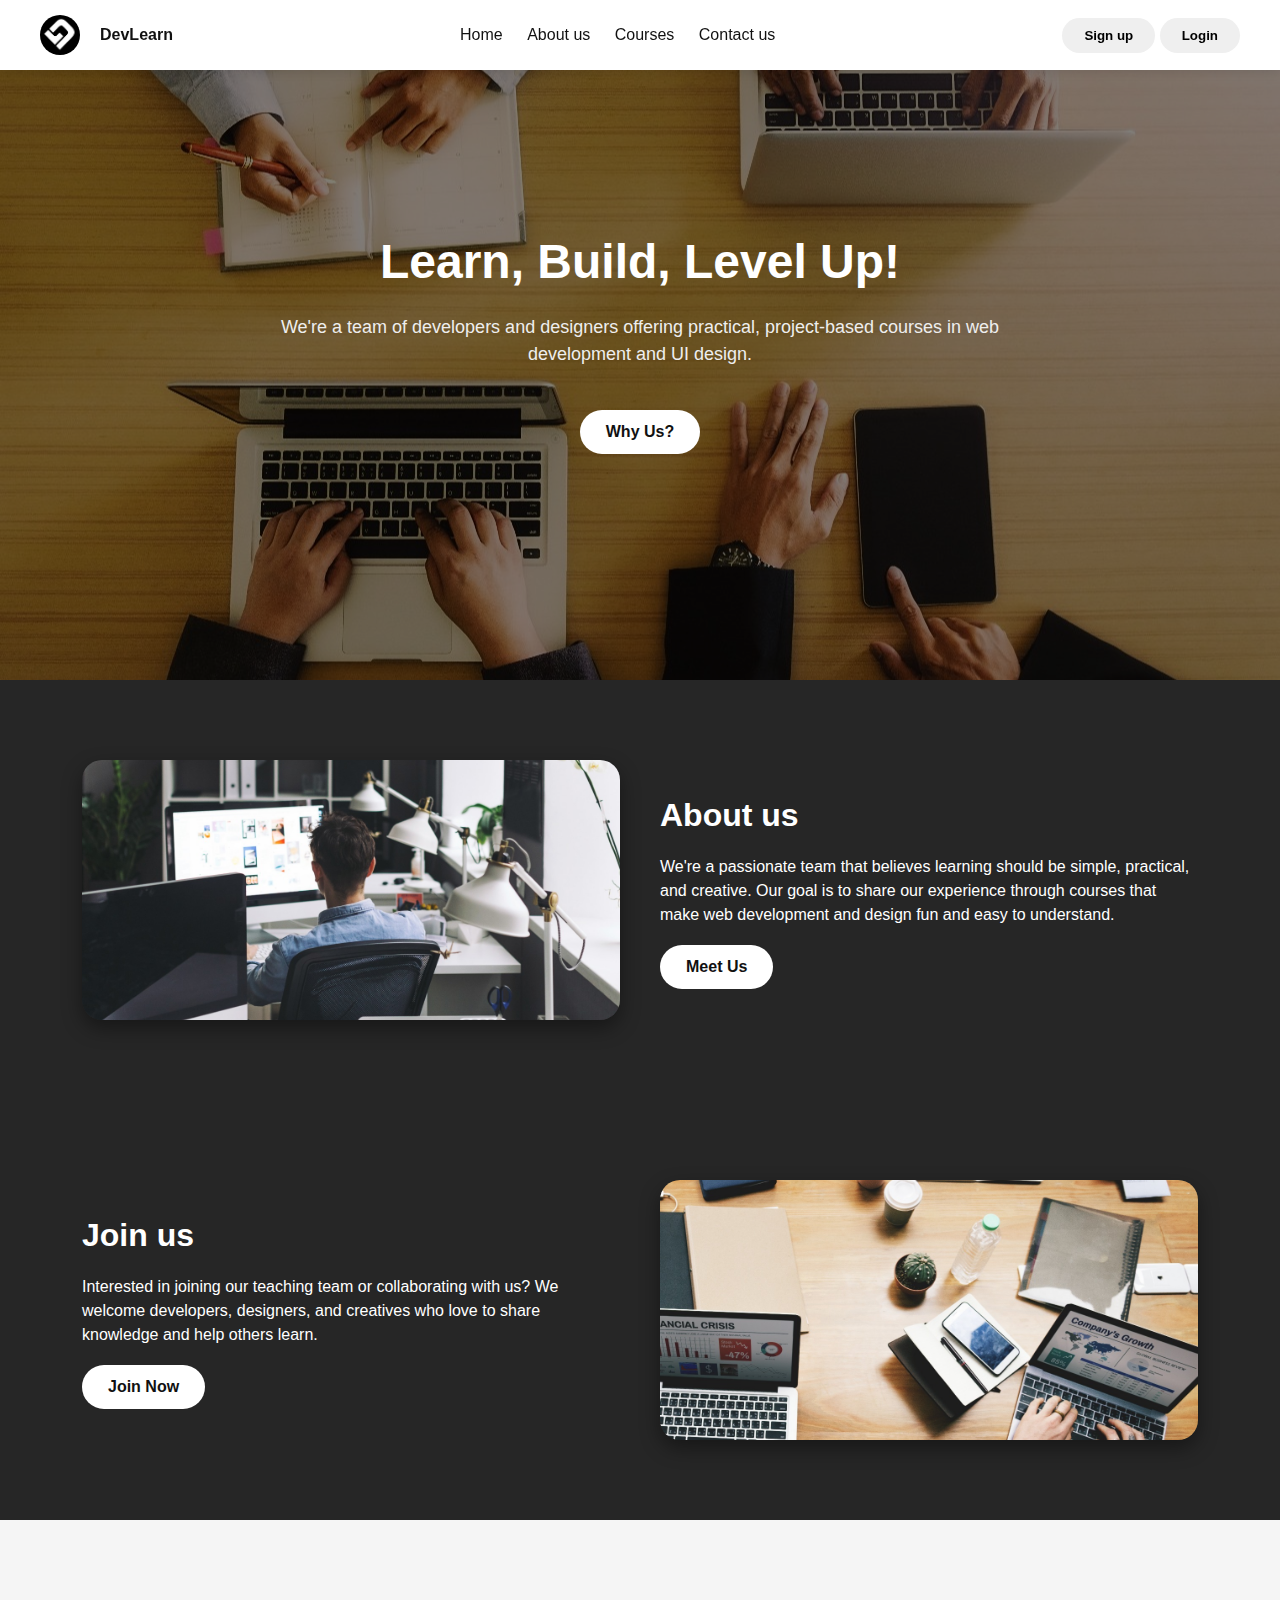
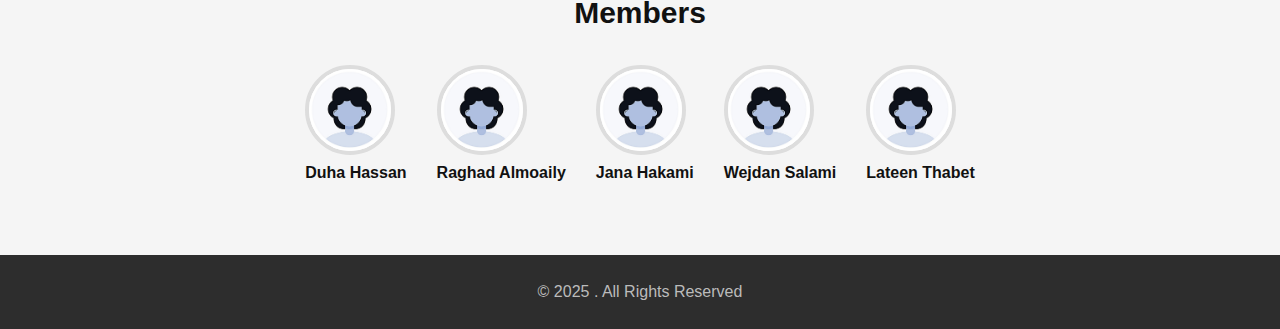
<file: index.html>
<!DOCTYPE html>
<html lang="en">

<head>
  <meta charset="UTF-8" />
  <meta name="viewport" content="width=device-width, initial-scale=1.0" />
  <title>DevLearn</title>
  <link rel="stylesheet" href="Homestyle.css">

</head>

<body>
  <!-- NAV -->
  <nav class="nav">
    <div class="brand">
      <img src="logoo.jpg" class="logo-img">
      <div class="name">DevLearn</div>
    </div>

    <div class="links">
      <a href="Home.html">Home</a>
      <a href="memberPage.html">About us</a>
      <a href="Courses.html">Courses</a>
      <a href="form.html">Contact us</a>
    </div>

    <div class="buttons">
      <button class="btn btn-signup btn-text" onclick="window.location.href='form.html'">Sign up</button>
      <button class="btn-text btn-login btn" onclick="window.location.href='form.html'">Login</button>
    </div>
  </nav>

  <!-- HERO -->
  <header id="home" class="hero">
    <div class="hero-inner">
      <h1>Learn, Build, Level Up!</h1>
      <p class="lead">
        We're a team of developers and designers offering practical, project-based courses in web development and UI
        design.
      </p>
      <a href="memberPage.html" class="btn hero-btn">Why Us?</a>
    </div>
  </header>

  <!-- ABOUT -->
  <section id="about" class="about">
    <div class="container about-grid">
      <div class="img-block" style="background-image: url('4.jpeg');"></div>
      <div>
        <h2>About us</h2>
        <p>
          We're a passionate team that believes learning should be simple, practical, and creative.
          Our goal is to share our experience through courses that make web development and design fun and easy to
          understand.
        </p>
        <a href="memberPage.html" class="btn hero-btn">Meet Us</a>
      </div>
    </div>
  </section>

  <!-- JOIN -->
  <section class="about join">
    <div class="container join-grid">
      <div>
        <h2>Join us</h2>
        <p>
          Interested in joining our teaching team or collaborating with us?
          We welcome developers, designers, and creatives who love to share knowledge and help others learn.
        </p>

        <a href="form.html" class="btn hero-btn">Join Now</a>

      </div>
      <div class="img-block" style="background-image: url('1.jpeg');"></div>
    </div>
  </section>

  <!-- MEMBERS -->
  <section class="members" id="members">
    <div class="container">
      <h3>Members</h3>
      <div class="members-row">
        <div class="member">
          <div class="avatar"><img src="2.jpeg" alt=""></div>
          <div class="member-name">Duha Hassan</div>
        </div>
        <div class="member">
          <div class="avatar"><img src="2.jpeg" alt=""></div>
          <div class="member-name">Raghad Almoaily</div>
        </div>
        <div class="member">
          <div class="avatar"><img src="2.jpeg" alt=""></div>
          <div class="member-name">Jana Hakami</div>
        </div>
        <div class="member">
          <div class="avatar"><img src="2.jpeg" alt=""></div>
          <div class="member-name">Wejdan Salami</div>
        </div>
        <div class="member">
          <div class="avatar"><img src="2.jpeg" alt=""></div>
          <div class="member-name">Lateen Thabet</div>
        </div>
      </div>
    </div>
  </section>

  <footer>
    © 2025 . All Rights Reserved
  </footer>
    <script src="main.js"></script>
</body>

</html>
</file>
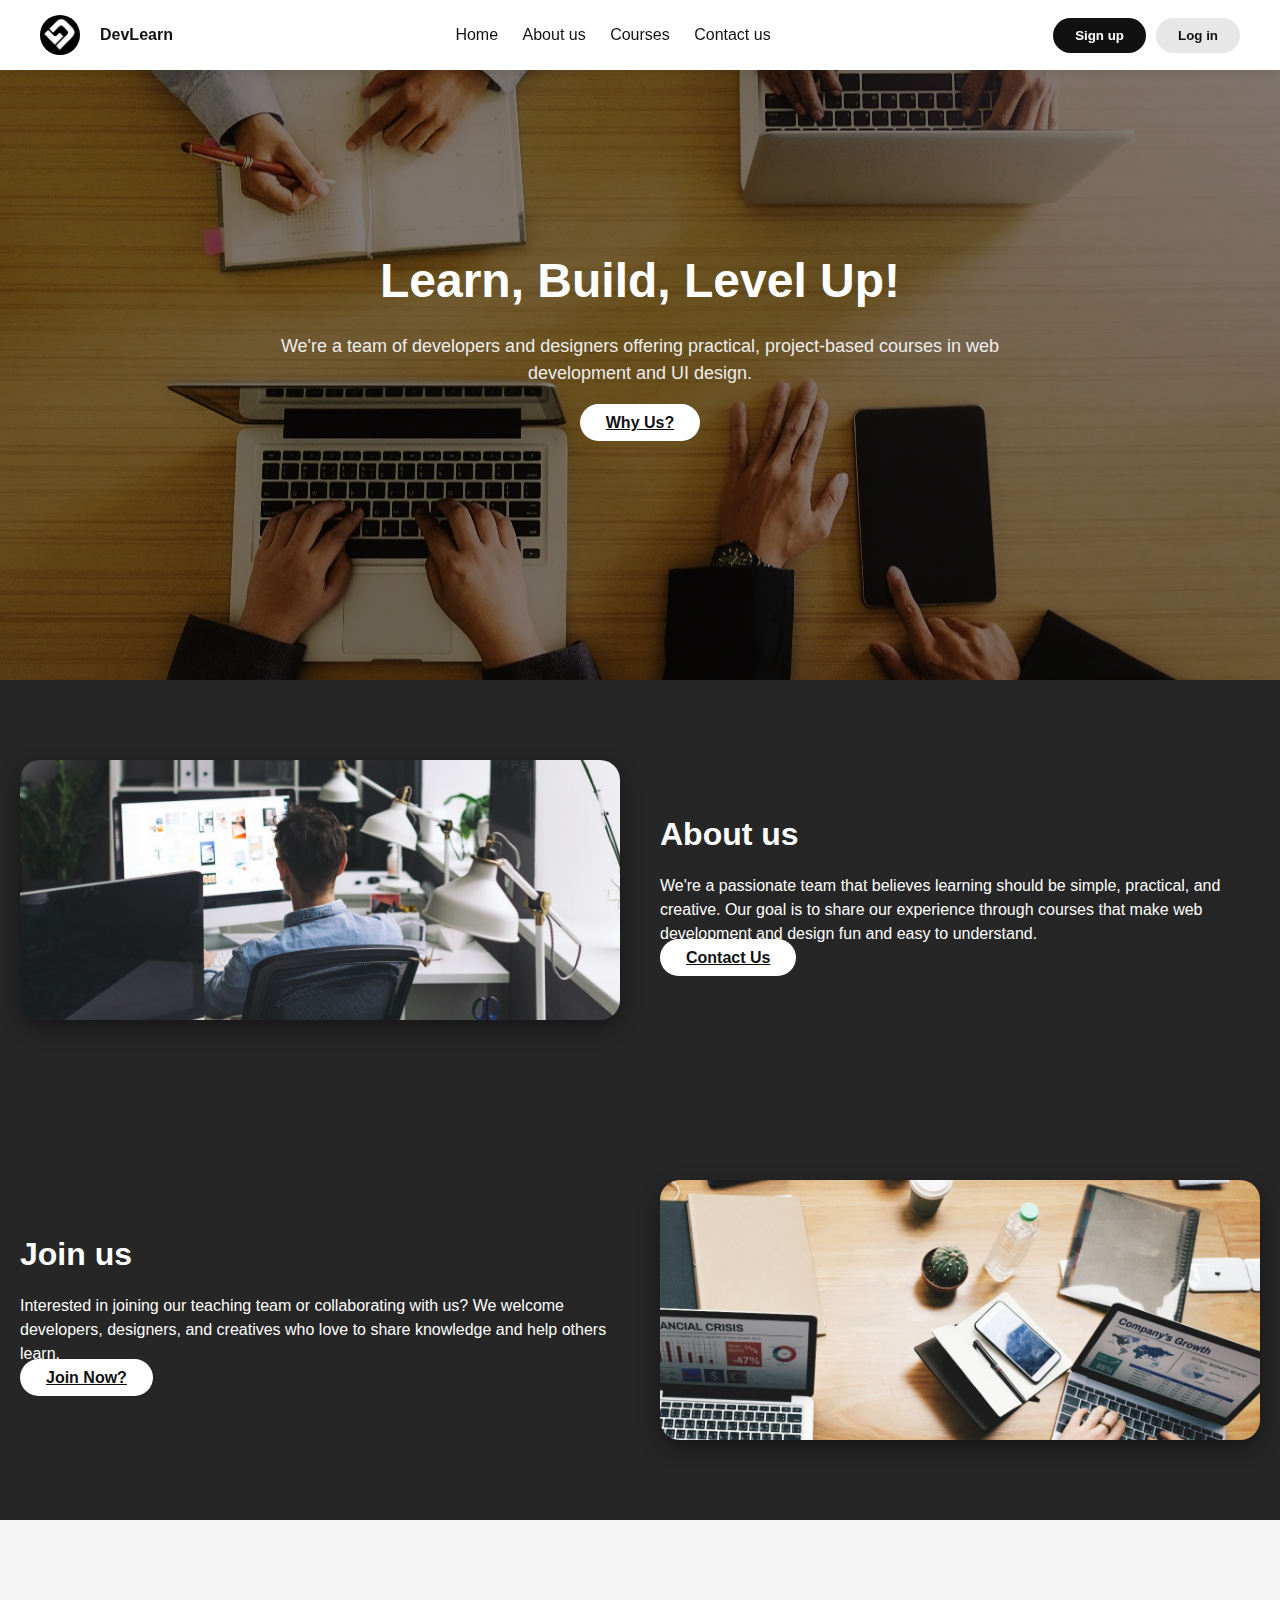
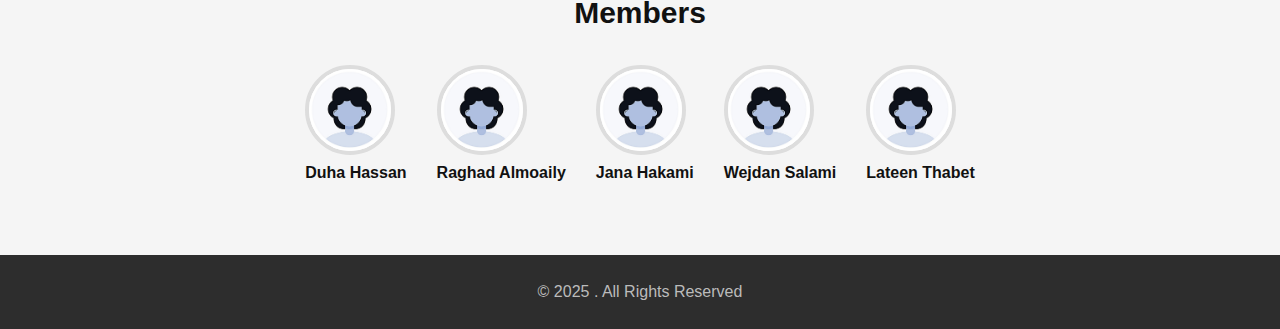
<file: project html/index.html>
<!DOCTYPE html>
<html lang="ar">
<head>
  <meta charset="UTF-8" />
  <meta name="viewport" content="width=device-width, initial-scale=1.0" />
  <title>Brooklyn — Learn Build Level Up</title>
  <link rel="stylesheet" href="style.css" />
</head>
<body>
  <!-- NAV -->
  <nav class="nav">
    <div class="brand">
      <img src="logoo.jpg"class="logo-img">
      <div class="name">DevLearn</div>
    </div>

    <div class="links">
      <a href="#home">Home</a>
      <a href="#about">About us</a>
      <a href="#courses">Courses</a>
      <a href="#contact">Contact us</a>
    </div>

    <div class="actions">
      <button class="btn dark">Sign up</button>
      <button class="btn ghost">Log in</button>
    </div>
  </nav>

  <!-- HERO -->
  <header id="home" class="hero">
    <div class="hero-inner">
      <h1>Learn, Build, Level Up!</h1>
      <p class="lead">
        We're a team of developers and designers offering practical, project-based courses in web development and UI design.
      </p>
      
	  <a href="memberPage.html"class="btn hero-btn">Why Us?</a>
    </div>
  </header>

  <!-- ABOUT -->
  <section id="about" class="about">
    <div class="container about-grid">
      <div class="img-block" style="background-image: url('4.jpeg');"></div>
      <div>
        <h2>About us</h2>
        <p>
          We're a passionate team that believes learning should be simple, practical, and creative.
          Our goal is to share our experience through courses that make web development and design fun and easy to understand.
        </p>
        <a href="indexrr.html" class="btn hero-btn">Contact Us</a>
      </div>
    </div>
  </section>

  <!-- JOIN -->
  <section class="about join">
    <div class="container join-grid">
      <div>
        <h2>Join us</h2>
        <p>
          Interested in joining our teaching team or collaborating with us?
          We welcome developers, designers, and creatives who love to share knowledge and help others learn.
        </p>
      
			  <a href="from.html"class="btn hero-btn">Join Now?</a>

      </div>
      <div class="img-block" style="background-image: url('1.jpeg');"></div>
    </div>
  </section>

  <!-- MEMBERS -->
  <section class="members" id="members">
    <div class="container">
      <h3>Members</h3>
      <div class="members-row">
        <div class="member">
          <div class="avatar"><img src="2.jpeg" alt=""></div>
          <div class="member-name">Duha Hassan</div>
        </div>
        <div class="member">
          <div class="avatar"><img src="2.jpeg" alt=""></div>
          <div class="member-name">Raghad Almoaily</div>
        </div>
        <div class="member">
          <div class="avatar"><img src="2.jpeg" alt=""></div>
          <div class="member-name">Jana Hakami</div>
        </div>
        <div class="member">
          <div class="avatar"><img src="2.jpeg" alt=""></div>
          <div class="member-name">Wejdan Salami</div>
        </div>
        <div class="member">
          <div class="avatar"><img src="2.jpeg" alt=""></div>
          <div class="member-name">Lateen Thabet</div>
        </div>
      </div>
    </div>
  </section>

  <footer>
    © 2025 . All Rights Reserved
  </footer>
</body>
</html>
</file>
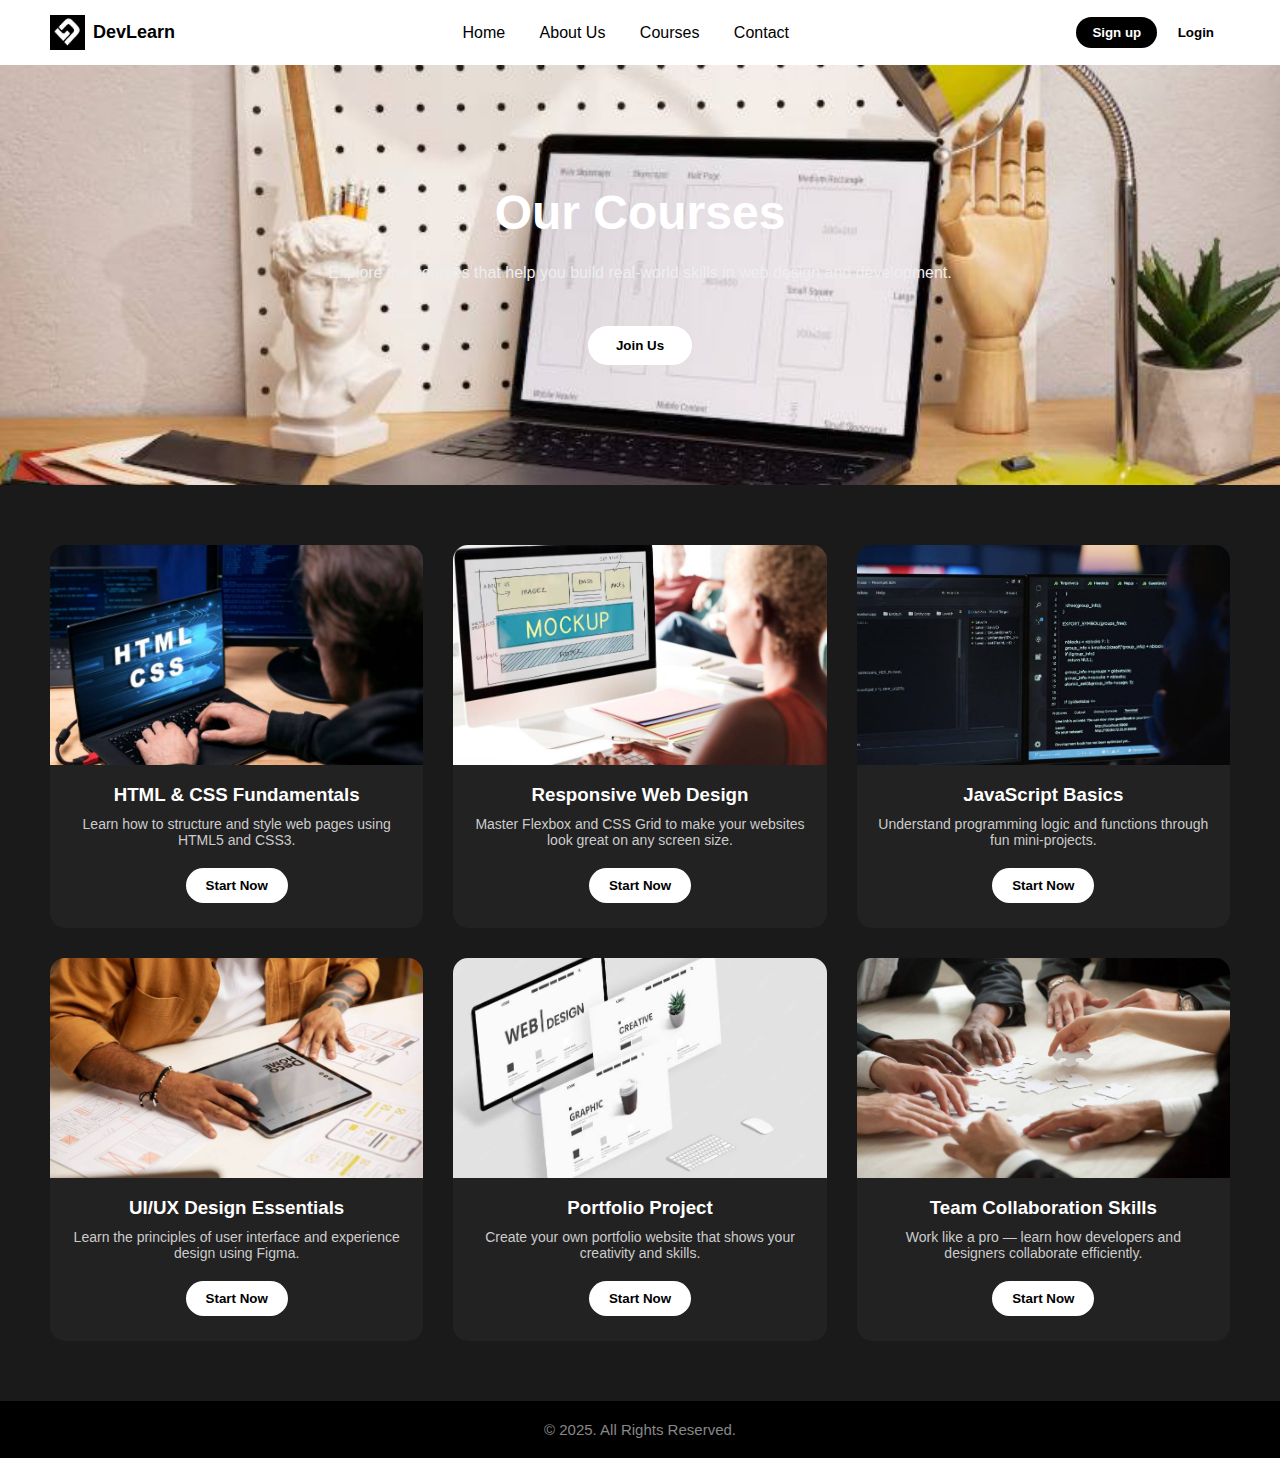
<file: Courses.html>
<!DOCTYPE html>
<html lang="en">
<head>
  <meta charset="UTF-8">
  <meta name="viewport" content="width=device-width, initial-scale=1.0, maximum-scale=1">
  <title>DevLearn - Our Courses</title>
  <link rel="stylesheet" href="CoursesStyle.css">
</head>
<body>
  <!-- Navigation Bar -->
  <header class="navbar">
    <div class="logo">
      <img src="logo.png" alt="DevLearn Logo" class="logo-img">
      DevLearn
    </div>
    <nav>
      <a href="Home.html">Home</a>
      <a href="memberPage.html">About Us</a>
      <a href="Courses.html">Courses</a>
      <a href="form.html">Contact</a>
    </nav>
    <div class="buttons">
      <button class="btn" onclick="window.location.href='signup.html'">Sign up</button>
      <button class="btn-outline" onclick="window.location.href='login.html'">Login</button>
    </div>
  </header>

  <!-- Hero Section -->
  <section class="hero">
    <h1>Our Courses</h1>
    <p>Explore the courses that help you build real-world skills in web design and development.</p>
    <button class="join-btn">Join Us</button>
  </section>

  <!-- Courses Section -->
  <section class="courses">
    <div class="course-gallery">

      <div class="course-card">
        <img src="team.jpg" alt="HTML & CSS">
        <h3>HTML & CSS Fundamentals</h3>
        <p>Learn how to structure and style web pages using HTML5 and CSS3.</p>
        <button class="start-btn">Start Now</button>
      </div>

      <div class="course-card">
        <img src="uiux.jpg" alt="Responsive Web Design">
        <h3>Responsive Web Design</h3>
        <p>Master Flexbox and CSS Grid to make your websites look great on any screen size.</p>
        <button class="start-btn">Start Now</button>
      </div>

      <div class="course-card">
        <img src="htmlcss.jpg" alt="JavaScript Basics">
        <h3>JavaScript Basics</h3>
        <p>Understand programming logic and functions through fun mini-projects.</p>
        <button class="start-btn">Start Now</button>
      </div>

      <div class="course-card">
        <img src="portfolio.jpg" alt="UI/UX Design">
        <h3>UI/UX Design Essentials</h3>
        <p>Learn the principles of user interface and experience design using Figma.</p>
        <button class="start-btn">Start Now</button>
      </div>

      <div class="course-card">
        <img src="js.jpg" alt="Portfolio Project">
        <h3>Portfolio Project</h3>
        <p>Create your own portfolio website that shows your creativity and skills.</p>
        <button class="start-btn">Start Now</button>
      </div>

      <div class="course-card">
        <img src="skills.jpg" alt="Team Collaboration">
        <h3>Team Collaboration Skills</h3>
        <p>Work like a pro — learn how developers and designers collaborate efficiently.</p>
        <button class="start-btn">Start Now</button>
      </div>
    </div>
  </section>

  <footer>
    <p>© 2025. All Rights Reserved.</p>
  </footer>
  
  
  <script src="Java.js"></script>
</body>

</html>
</file>
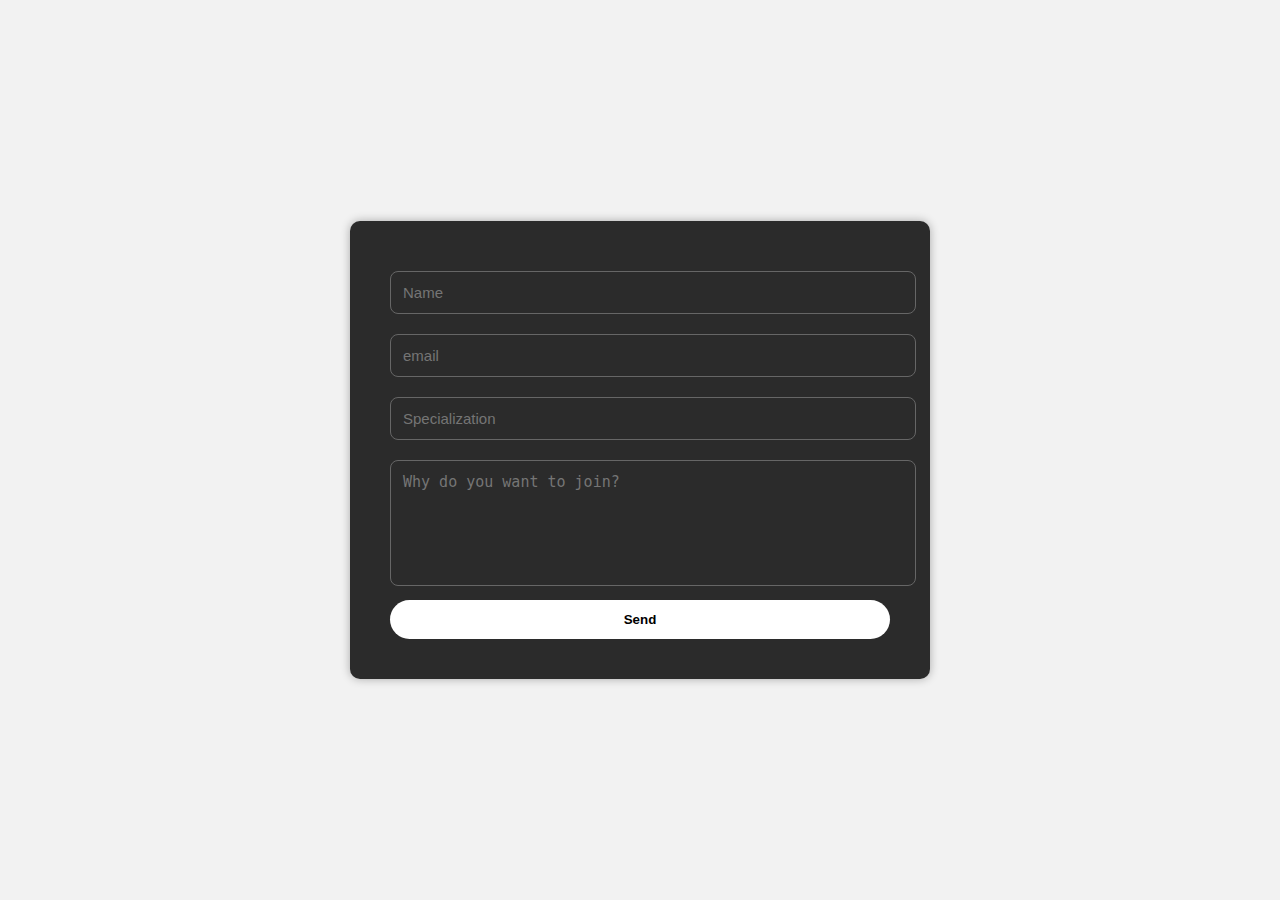
<file: form.html>
<!DOCTYPE html>
<html lang="en">
<head>
  <meta charset="UTF-8">
  <meta name="viewport" content="width=device-width, initial-scale=1.0, maximum-scale=1">
  <title>DevLearn - Join Form</title>
  <link rel="stylesheet" href="formStyle.css">
</head>
<body>

  <div class="form-container" id="formContainer">
    <form onsubmit="showMessage(event)">
      <input type="text" placeholder="Name" required>
      <input type="email" placeholder="email" required>
      <input type="text" placeholder="Specialization" required>
      <textarea placeholder="Why do you want to join?" required></textarea>
      <button type="submit">Send</button>
    </form>
  </div>

  <div class="message" id="messageBox">
    <p>Thank you! Your information has been sent successfully.</p>
  </div>

  <script>
    function showMessage(e) {
      e.preventDefault();
      document.getElementById("formContainer").style.display = "none";
      document.getElementById("messageBox").style.display = "block";
    }
  </script>

</body>

</html>
</file>
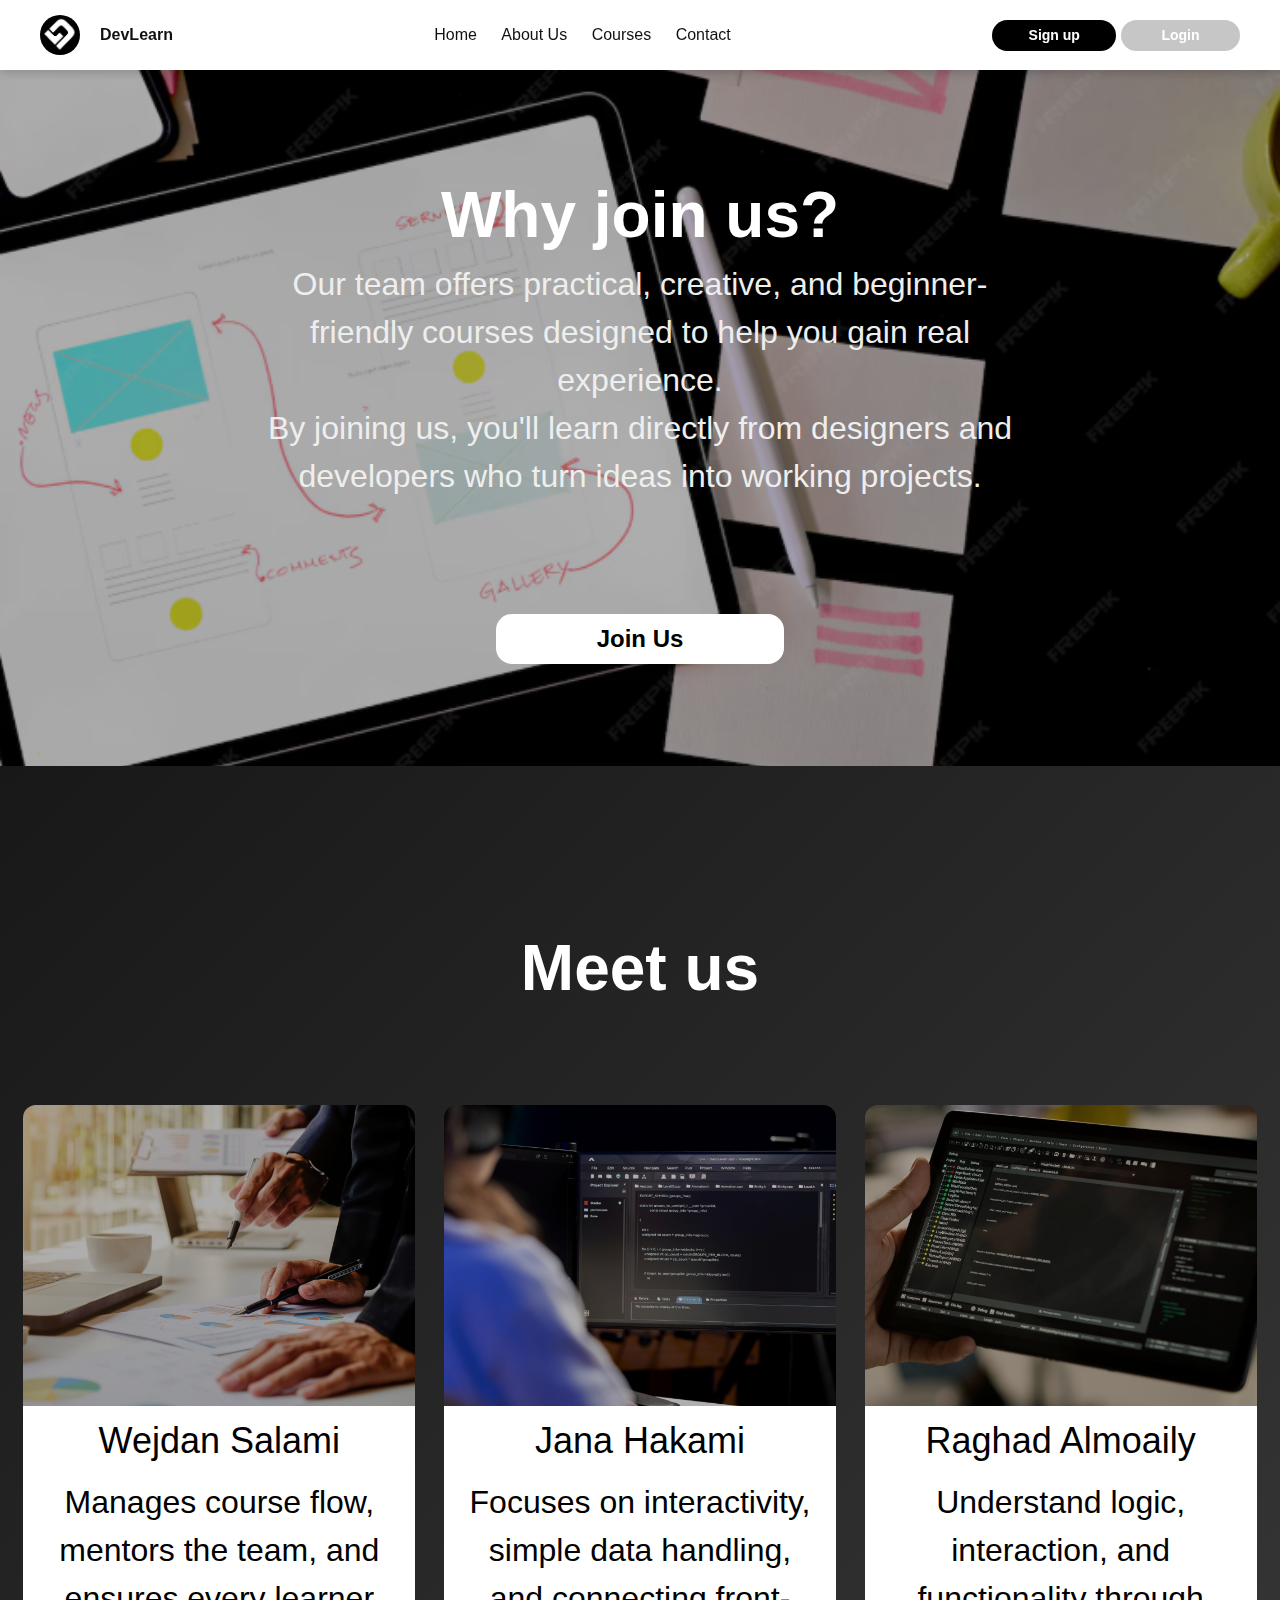
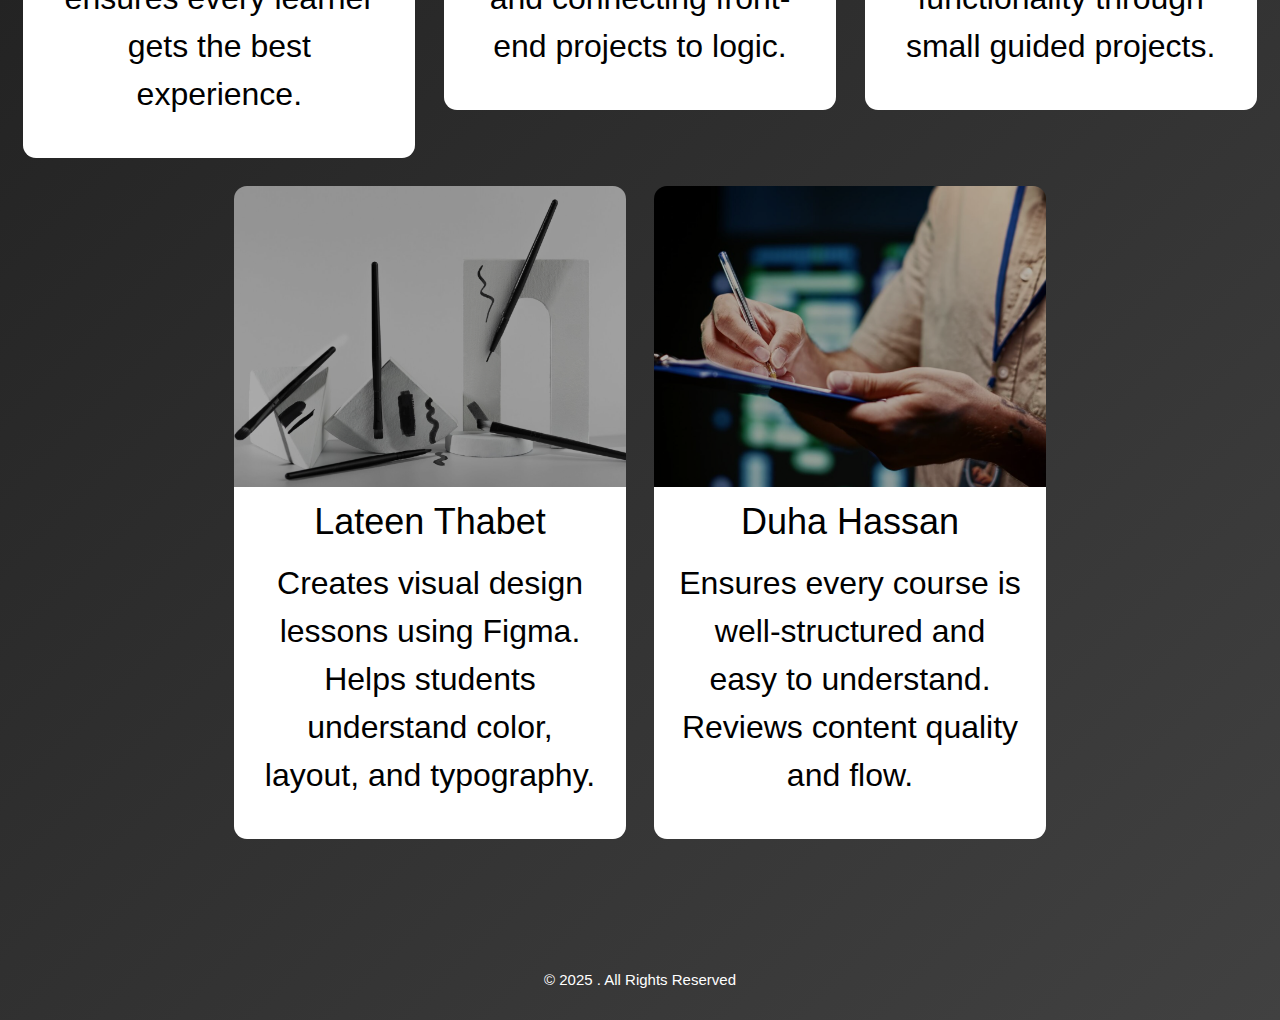
<file: memberPage.html>
<!DOCTYPE html>
<html lang="en">
  <head>
    <meta charset="UTF-8">
    <meta name="viewport" content="width=device-width, initial-scale=1.0, maximum-scale=1">
    <title>DevLearn - members</title>
    <link rel="stylesheet" href="memberStyle.css">
  </head>
  <body>
    <div class="main-container">
      
      <!-- Header -->
      <header class="header">
        <!-- Logo Section -->
         <nav class="nav">
          <div class="brand">
           <img src="logoo.jpg"class="logo-img">
           <div class="name">DevLearn</div>
         </div>

        <!-- Navigation -->
        <nav class="links">
          <a href="index.html">Home</a>
          <a href="memberPage.html">About Us</a>
          <a href="Courses.html">Courses</a>
          <a href="form.html">Contact</a>
        </nav>

        <!-- Auth Buttons -->
         <div class="buttons">
          <button class="btn btn-signup btn-text" onclick="window.location.href='form.html'">Sign up</button>
          <button class="btn-text btn-login btn" onclick="window.location.href='form.html'">Login</button>
         </div>
      </header>

      <!-- Hero Section -->
      <section class="hero-section">
        <img class="hero-background" alt="Hero Background" src="hero-section.png">
        
        <div class="hero-content hero-inner">
          <h1 class="hero-title">Why join us?</h1>
          
          <p class="hero-description">
            Our team offers practical, creative, and beginner-friendly courses designed to help you gain real experience.
            <br> 
            By joining us, you'll learn directly from designers and developers who turn ideas into working projects.
          </p>
        </div>

        <a href="form.html" class="btn-join btn-join-text">Join Us</a>
      </section><br><br>

      <!-- Team Members Section -->
      <section class="team-section">
        <h2 class="team-title">Meet us</h2>

        <!-- First Row - 3 Members -->
        <div class="team-grid-first">
          <!-- Member 1: Wejdan Salami -->
          <div class="member-card">
            <div class="member-card-inner">
              <img class="member-image" alt="Wejdan Salami" src="wejdan's card.png">
              <div class="member-content">
                <h3 class="member-name">Wejdan Salami</h3>
                <p class="member-description">Manages course flow, mentors the team, and ensures every learner gets the best experience.</p>
              </div>
            </div>
          </div>

          <!-- Member 2: Jana Hakami -->
          <div class="member-card">
            <div class="member-card-inner">
              <img class="member-image" alt="Jana Hakami" src="jana's card.png">
              <div class="member-content">
                <h3 class="member-name">Jana Hakami</h3>
                <p class="member-description">Focuses on interactivity, simple data handling, and connecting front-end projects to logic.</p>
              </div>
            </div>
          </div>

          <!-- Member 3: Raghad Almoaily -->
          <div class="member-card">
            <div class="member-card-inner">
              <img class="member-image" alt="Raghad Almoaily" src="raghad's card.png">
              <div class="member-content">
                <h3 class="member-name">Raghad Almoaily</h3>
                <p class="member-description">Understand logic, interaction, and functionality through small guided projects.</p>
              </div>
            </div>
          </div>
        </div>

        <!-- Second Row - 2 Members -->
        <div class="team-grid-second">
          <!-- Member 4: Lateen Thabet -->
          <div class="member-card">
            <div class="member-card-inner">
              <img class="member-image" alt="Lateen Thabet" src="lateen's card.png">
              <div class="member-content">
                <h3 class="member-name">Lateen Thabet</h3>
                <p class="member-description">Creates visual design lessons using Figma. Helps students understand color, layout, and typography.</p>
              </div>
            </div>
          </div>

          <!-- Member 5: Duha Hassan -->
          <div class="member-card">
            <div class="member-card-inner">
              <img class="member-image" alt="Duha Hassan" src="Duha's card.png">
              <div class="member-content">
                <h3 class="member-name">Duha Hassan</h3>
                <p class="member-description">Ensures every course is well-structured and easy to understand. Reviews content quality and flow.</p>
              </div>
            </div>
          </div>
        </div>
      </section>

      <!-- Footer -->
      <footer class="footer">
        <p class="footer-text">© 2025 . All Rights Reserved</p>
      </footer>

    </div>
      <script src="main.js"></script>
  </body>
</html>
</file>
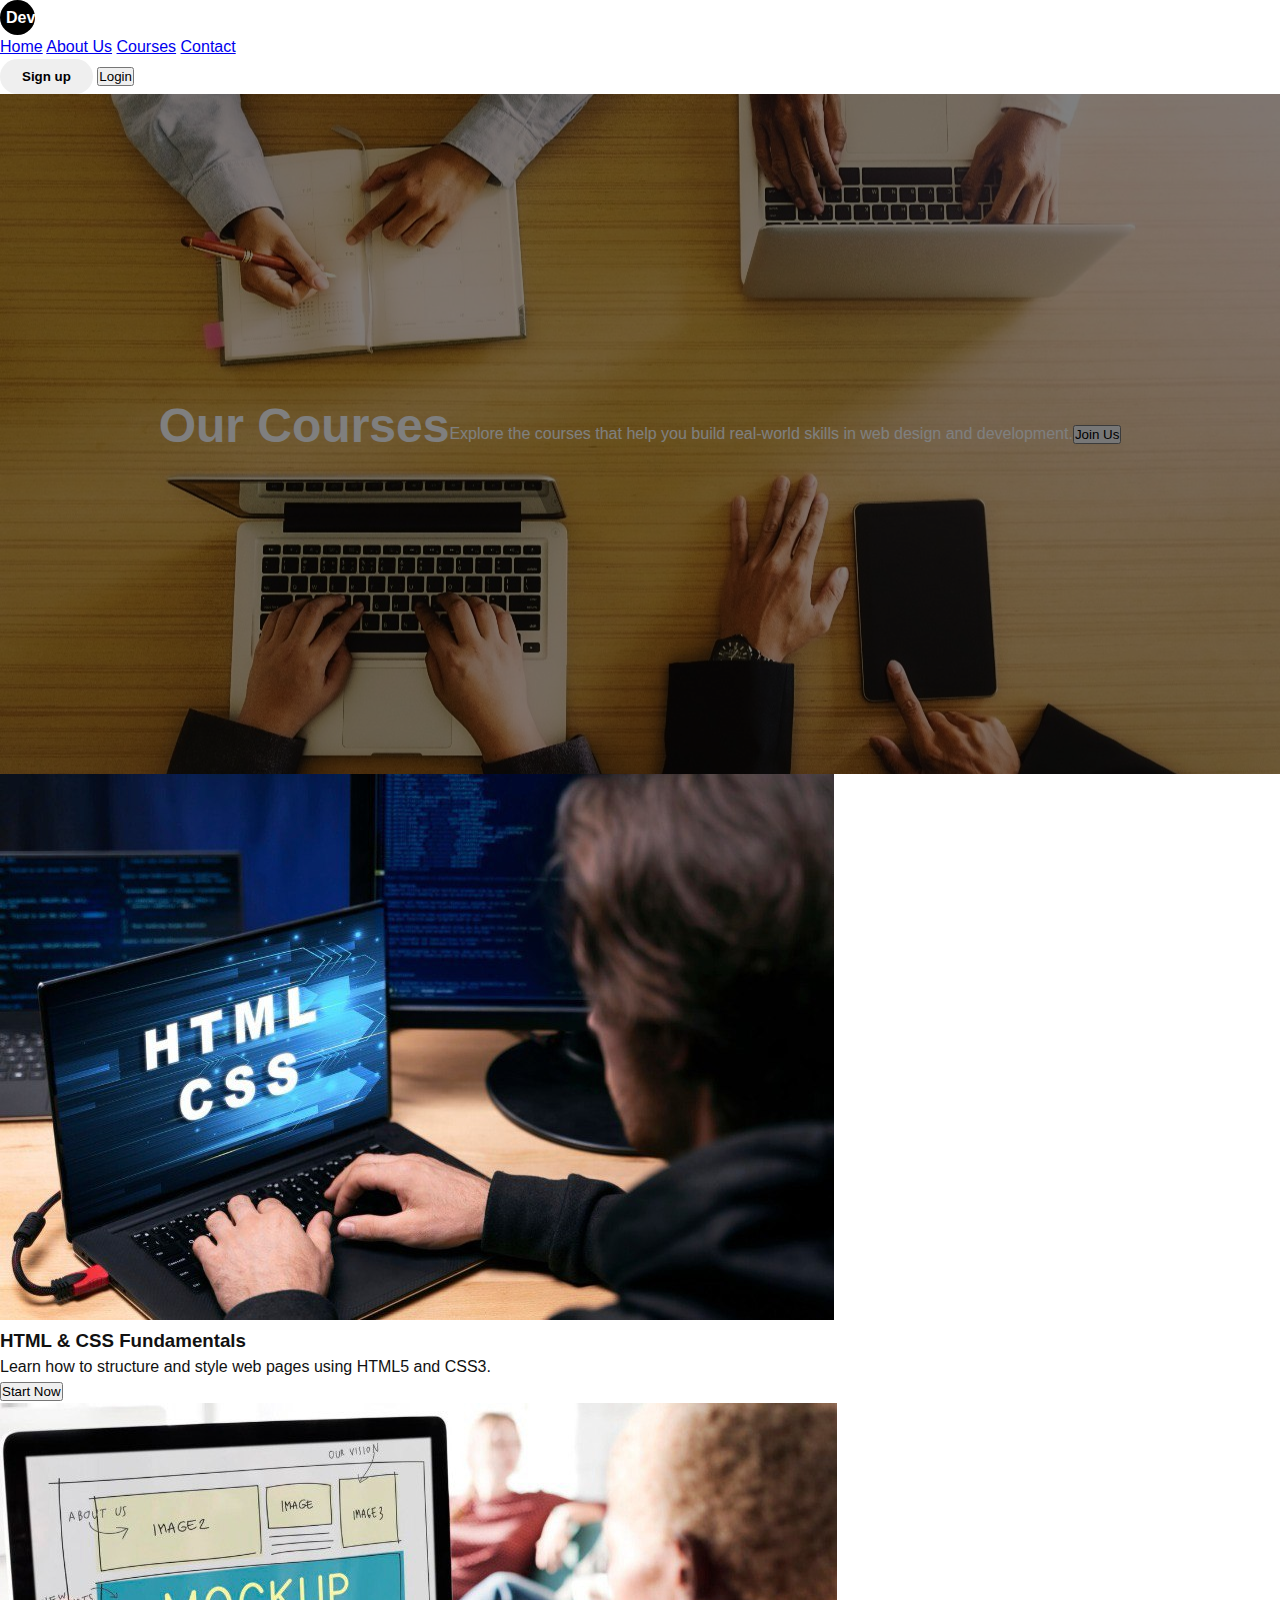
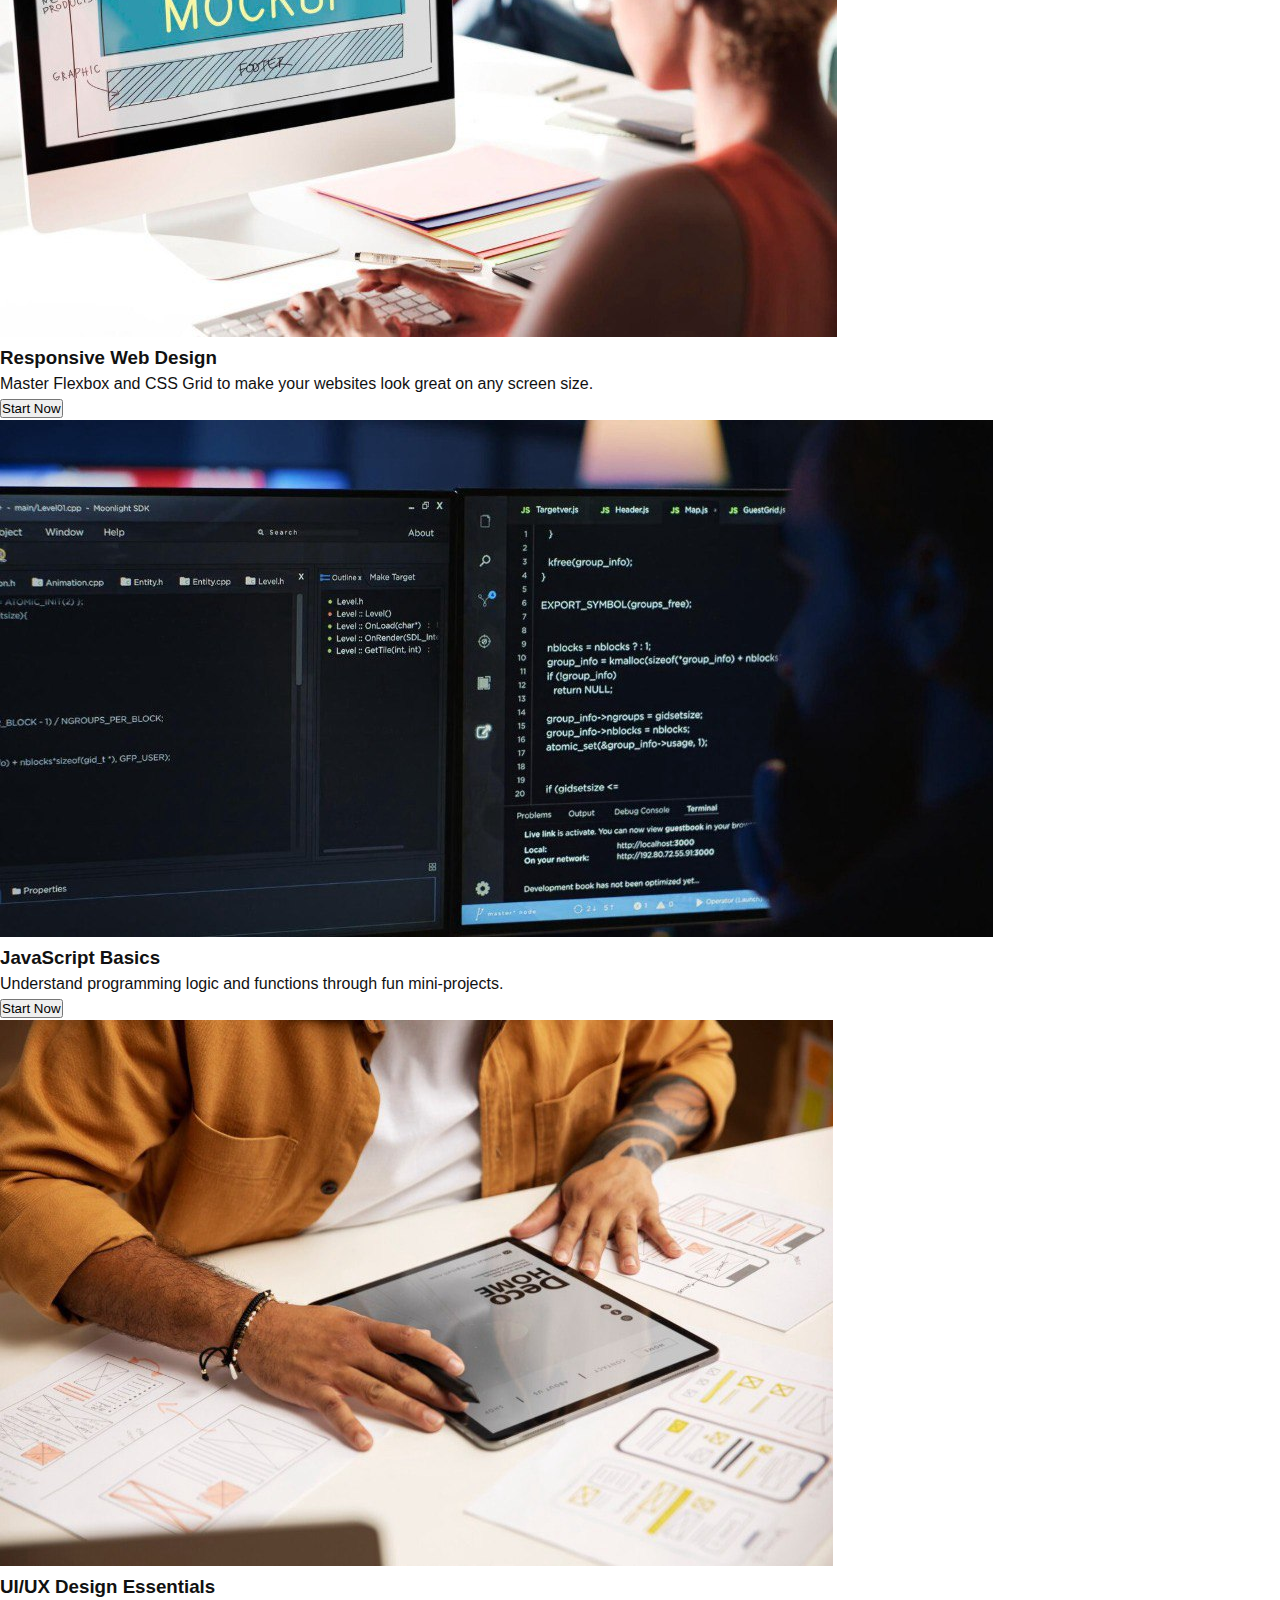
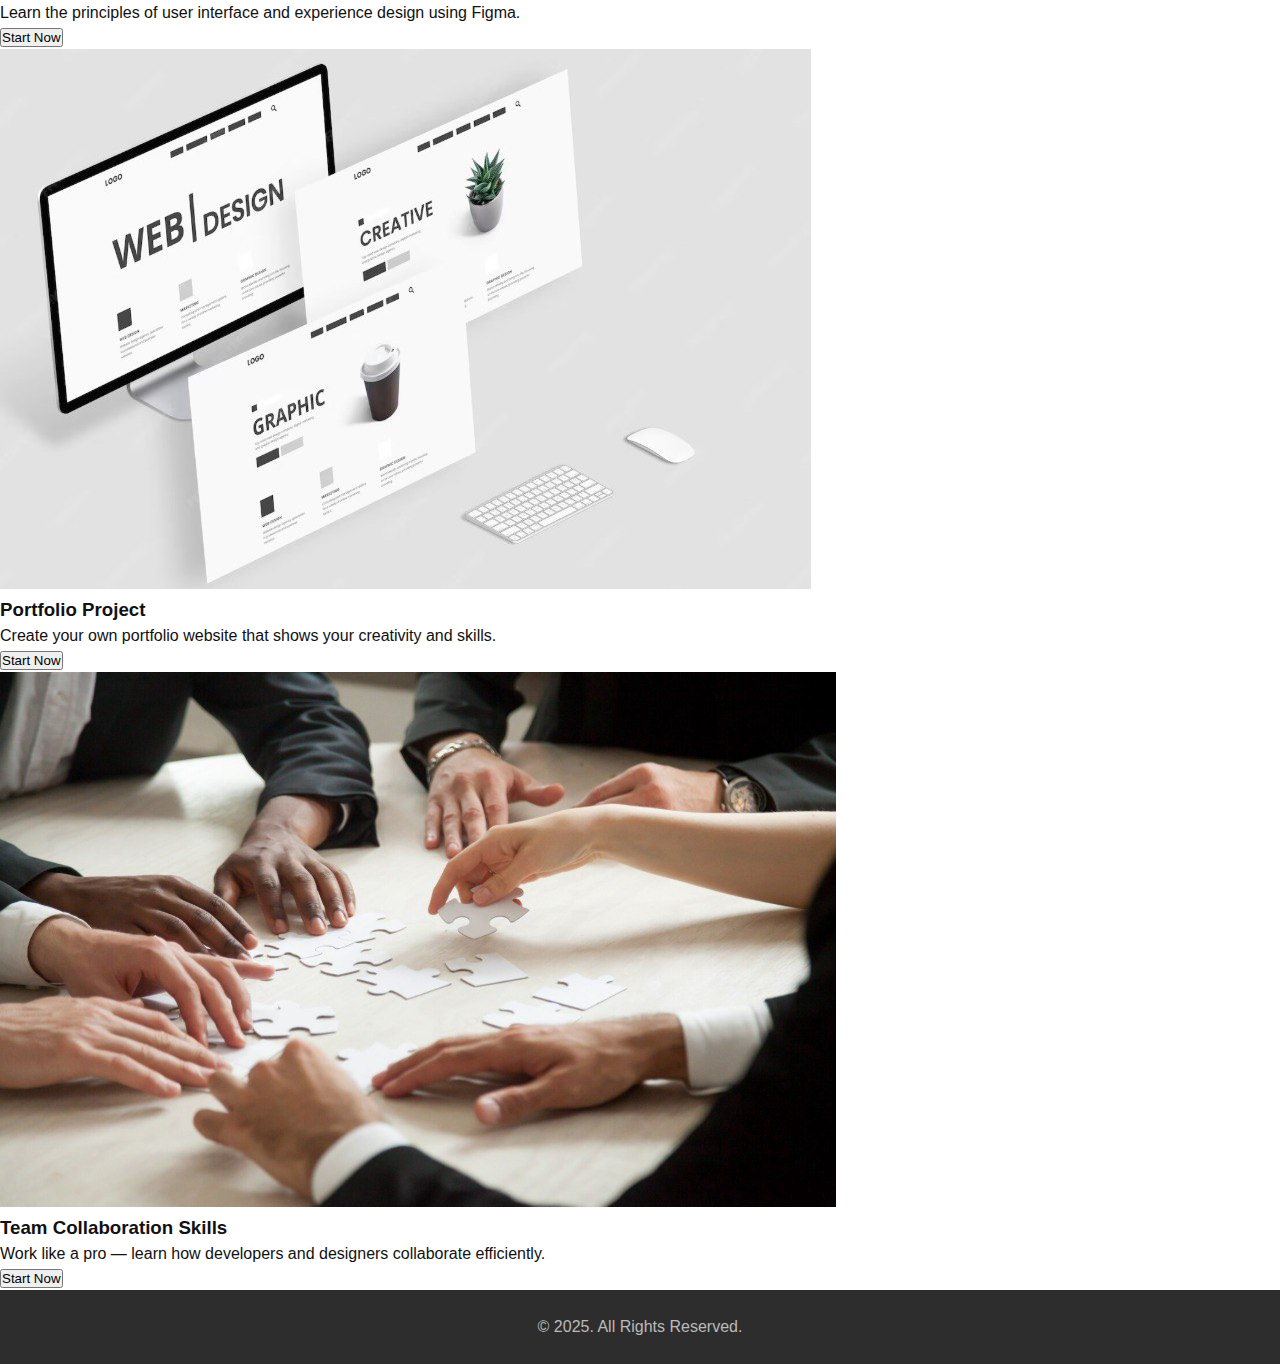
<file: project html/Courses.html>
<!DOCTYPE html>
<html lang="en">
<head>
  <meta charset="UTF-8">
  <meta name="viewport" content="width=device-width, initial-scale=1.0, maximum-scale=1">
  <title>DevLearn - Our Courses</title>
  <link rel="stylesheet" href="style.css">
</head>
<body>
  <!-- Navigation Bar -->
  <header class="navbar">
    <div class="logo">
      <img src="logo.png" alt="DevLearn Logo" class="logo-img">
      DevLearn
    </div>
    <nav>
      <a href="Home.html">Home</a>
      <a href="memberPage.html">About Us</a>
      <a href="courses.html" class="active">Courses</a>
      <a href="form.html">Contact</a>
    </nav>
    <div class="buttons">
      <button class="btn" onclick="window.location.href='signup.html'">Sign up</button>
      <button class="btn-outline" onclick="window.location.href='login.html'">Login</button>
    </div>
  </header>

  <!-- Hero Section -->
  <section class="hero">
    <h1>Our Courses</h1>
    <p>Explore the courses that help you build real-world skills in web design and development.</p>
    <button class="join-btn">Join Us</button>
  </section>

  <!-- Courses Section -->
  <section class="courses">
    <div class="course-gallery">

      <div class="course-card">
        <img src="team.jpg" alt="HTML & CSS">
        <h3>HTML & CSS Fundamentals</h3>
        <p>Learn how to structure and style web pages using HTML5 and CSS3.</p>
        <button class="start-btn">Start Now</button>
      </div>

      <div class="course-card">
        <img src="uiux.jpg" alt="Responsive Web Design">
        <h3>Responsive Web Design</h3>
        <p>Master Flexbox and CSS Grid to make your websites look great on any screen size.</p>
        <button class="start-btn">Start Now</button>
      </div>

      <div class="course-card">
        <img src="htmlcss.jpg" alt="JavaScript Basics">
        <h3>JavaScript Basics</h3>
        <p>Understand programming logic and functions through fun mini-projects.</p>
        <button class="start-btn">Start Now</button>
      </div>

      <div class="course-card">
        <img src="portfolio.jpg" alt="UI/UX Design">
        <h3>UI/UX Design Essentials</h3>
        <p>Learn the principles of user interface and experience design using Figma.</p>
        <button class="start-btn">Start Now</button>
      </div>

      <div class="course-card">
        <img src="js.jpg" alt="Portfolio Project">
        <h3>Portfolio Project</h3>
        <p>Create your own portfolio website that shows your creativity and skills.</p>
        <button class="start-btn">Start Now</button>
      </div>

      <div class="course-card">
        <img src="skills.jpg" alt="Team Collaboration">
        <h3>Team Collaboration Skills</h3>
        <p>Work like a pro — learn how developers and designers collaborate efficiently.</p>
        <button class="start-btn">Start Now</button>
      </div>
    </div>
  </section>

  <footer>
    <p>© 2025. All Rights Reserved.</p>
  </footer>
</body>

</html>
</file>
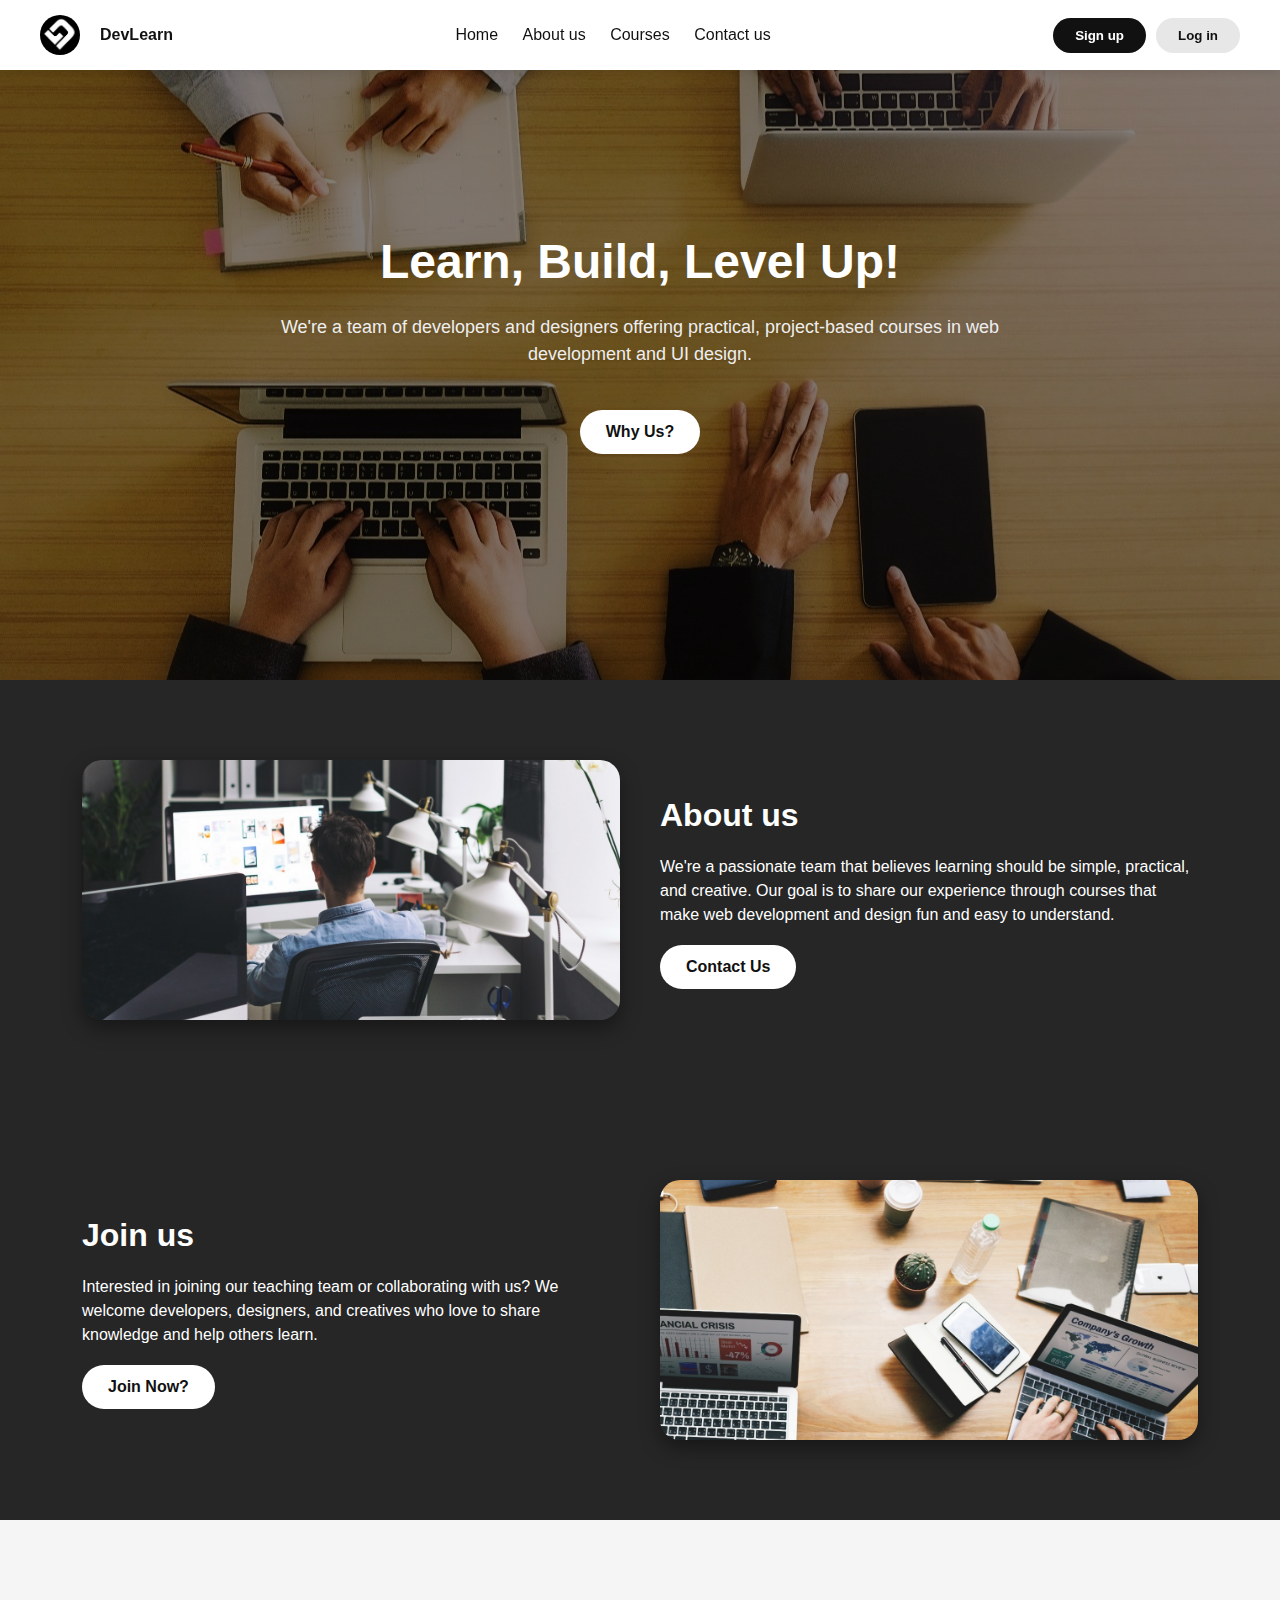
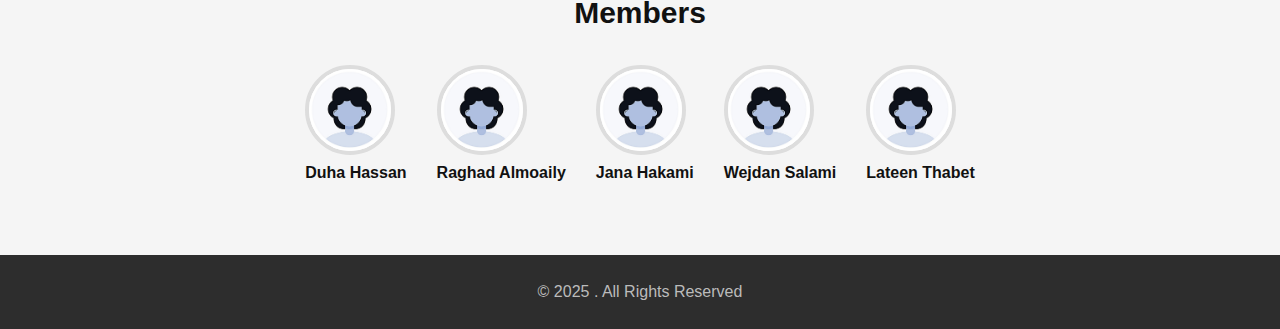
<file: project html/Home.html>
<!DOCTYPE html>
<html lang="en">
<head>
  <meta charset="UTF-8" />
  <meta name="viewport" content="width=device-width, initial-scale=1.0" />
  <title>DevLearn</title>
  <link rel="stylesheet" href="Homestyle.css" />
</head>
<body>
  <!-- NAV -->
  <nav class="nav">
    <div class="brand">
      <img src="logoo.jpg"class="logo-img">
      <div class="name">DevLearn</div>
    </div>

    <div class="links">
      <a href="Home.html">Home</a>
      <a href="memberPage.html">About us</a>
      <a href="Courses.html">Courses</a>
      <a href="form.html">Contact us</a>
    </div>

    <div class="actions">
      <button class="btn dark">Sign up</button>
      <button class="btn ghost">Log in</button>
    </div>
  </nav>

  <!-- HERO -->
  <header id="home" class="hero">
    <div class="hero-inner">
      <h1>Learn, Build, Level Up!</h1>
      <p class="lead">
        We're a team of developers and designers offering practical, project-based courses in web development and UI design.
      </p>
      
	  <a href="memberPage.html"class="btn hero-btn">Why Us?</a>
    </div>
  </header>

  <!-- ABOUT -->
  <section id="about" class="about">
    <div class="container about-grid">
      <div class="img-block" style="background-image: url('4.jpeg');"></div>
      <div>
        <h2>About us</h2>
        <p>
          We're a passionate team that believes learning should be simple, practical, and creative.
          Our goal is to share our experience through courses that make web development and design fun and easy to understand.
        </p>
        <a href="indexrr.html" class="btn hero-btn">Contact Us</a>
      </div>
    </div>
  </section>

  <!-- JOIN -->
  <section class="about join">
    <div class="container join-grid">
      <div>
        <h2>Join us</h2>
        <p>
          Interested in joining our teaching team or collaborating with us?
          We welcome developers, designers, and creatives who love to share knowledge and help others learn.
        </p>
      
			  <a href="from.html"class="btn hero-btn">Join Now?</a>

      </div>
      <div class="img-block" style="background-image: url('1.jpeg');"></div>
    </div>
  </section>

  <!-- MEMBERS -->
  <section class="members" id="members">
    <div class="container">
      <h3>Members</h3>
      <div class="members-row">
        <div class="member">
          <div class="avatar"><img src="2.jpeg" alt=""></div>
          <div class="member-name">Duha Hassan</div>
        </div>
        <div class="member">
          <div class="avatar"><img src="2.jpeg" alt=""></div>
          <div class="member-name">Raghad Almoaily</div>
        </div>
        <div class="member">
          <div class="avatar"><img src="2.jpeg" alt=""></div>
          <div class="member-name">Jana Hakami</div>
        </div>
        <div class="member">
          <div class="avatar"><img src="2.jpeg" alt=""></div>
          <div class="member-name">Wejdan Salami</div>
        </div>
        <div class="member">
          <div class="avatar"><img src="2.jpeg" alt=""></div>
          <div class="member-name">Lateen Thabet</div>
        </div>
      </div>
    </div>
  </section>

  <footer>
    © 2025 . All Rights Reserved
  </footer>
</body>
</html>
</file>
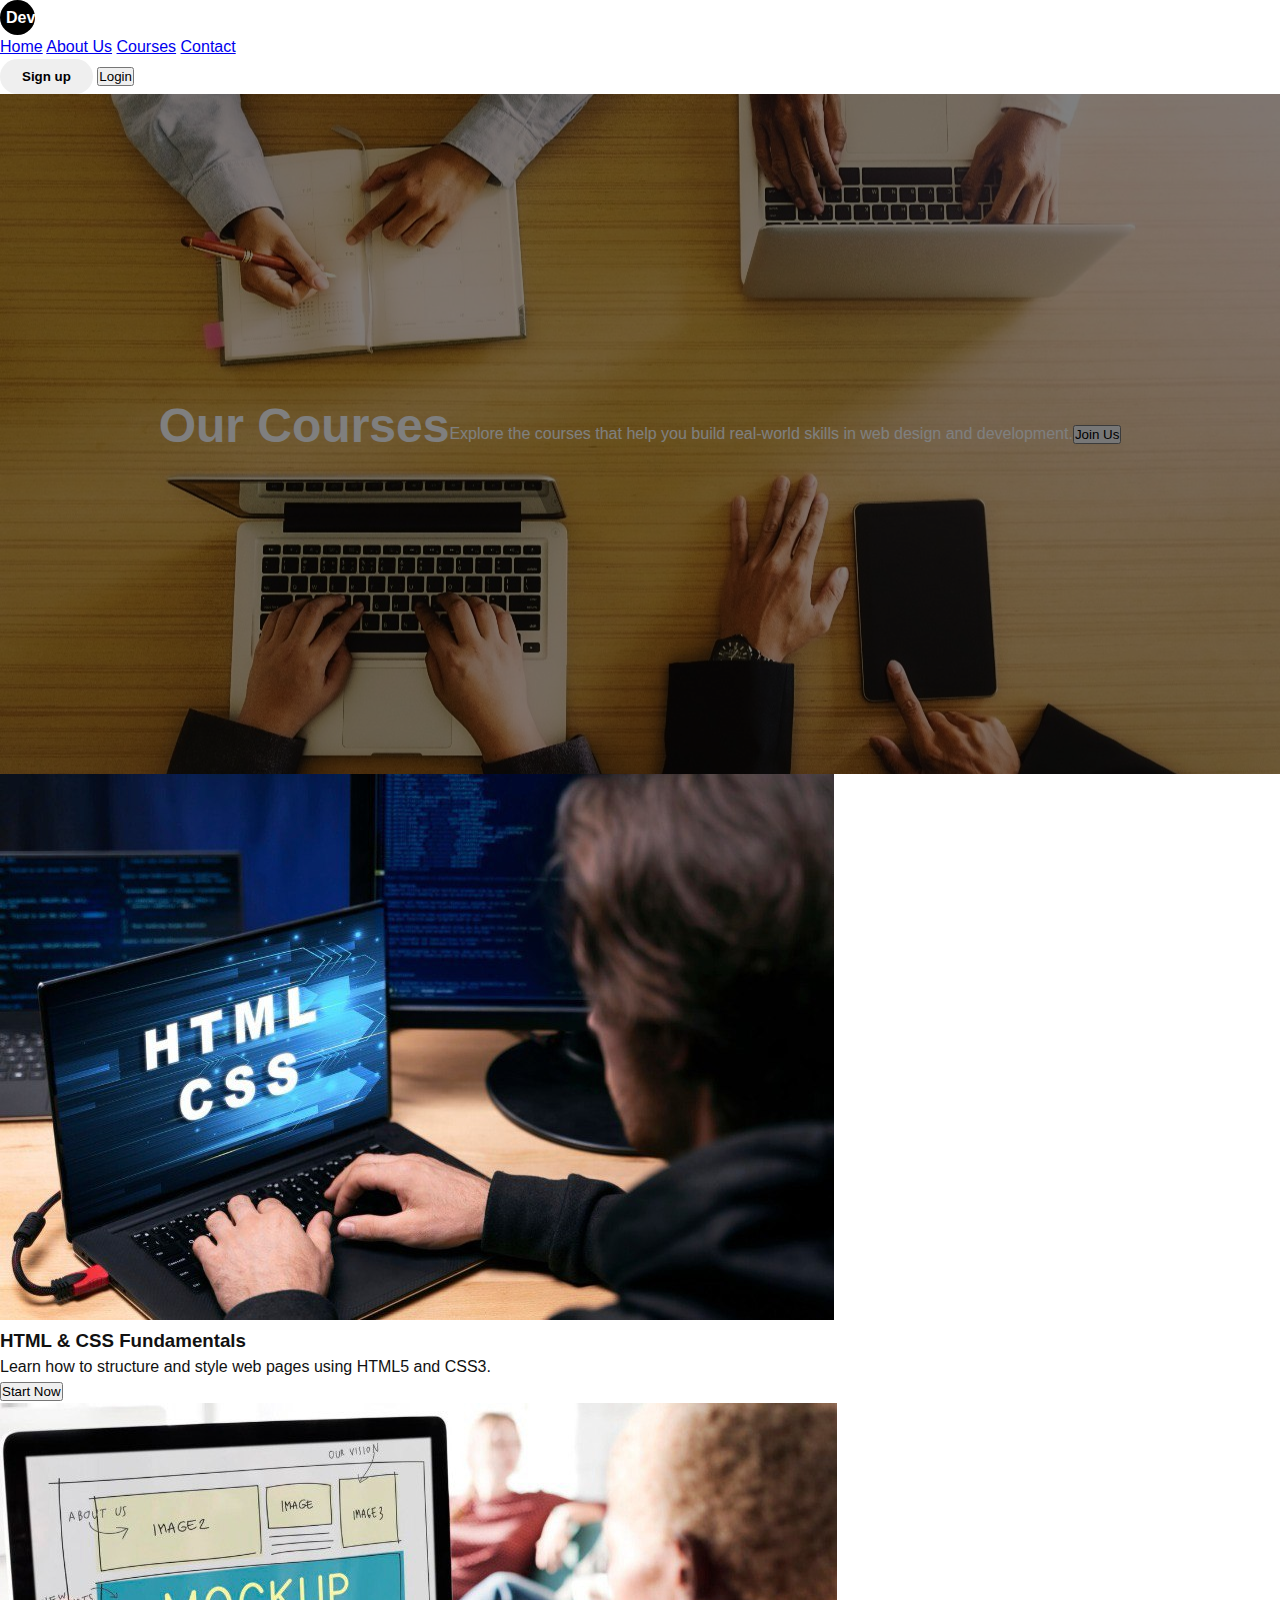
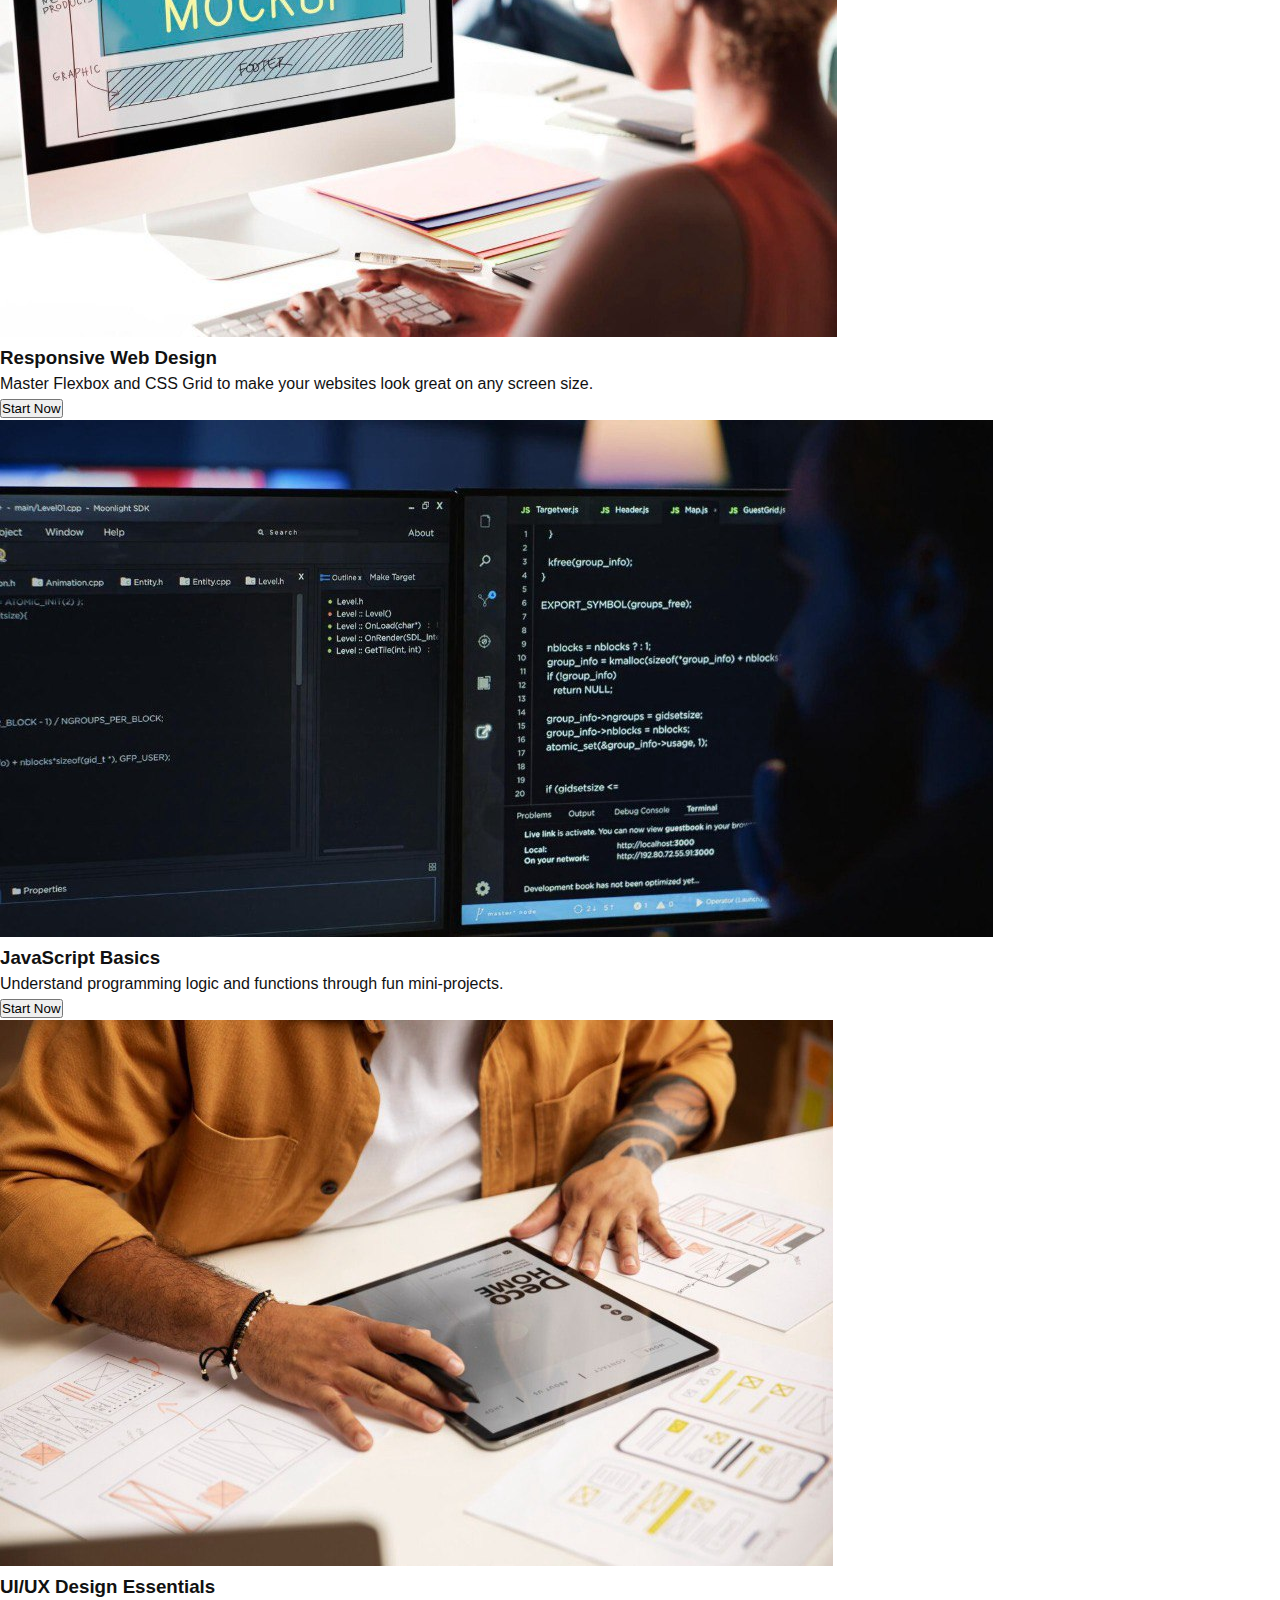
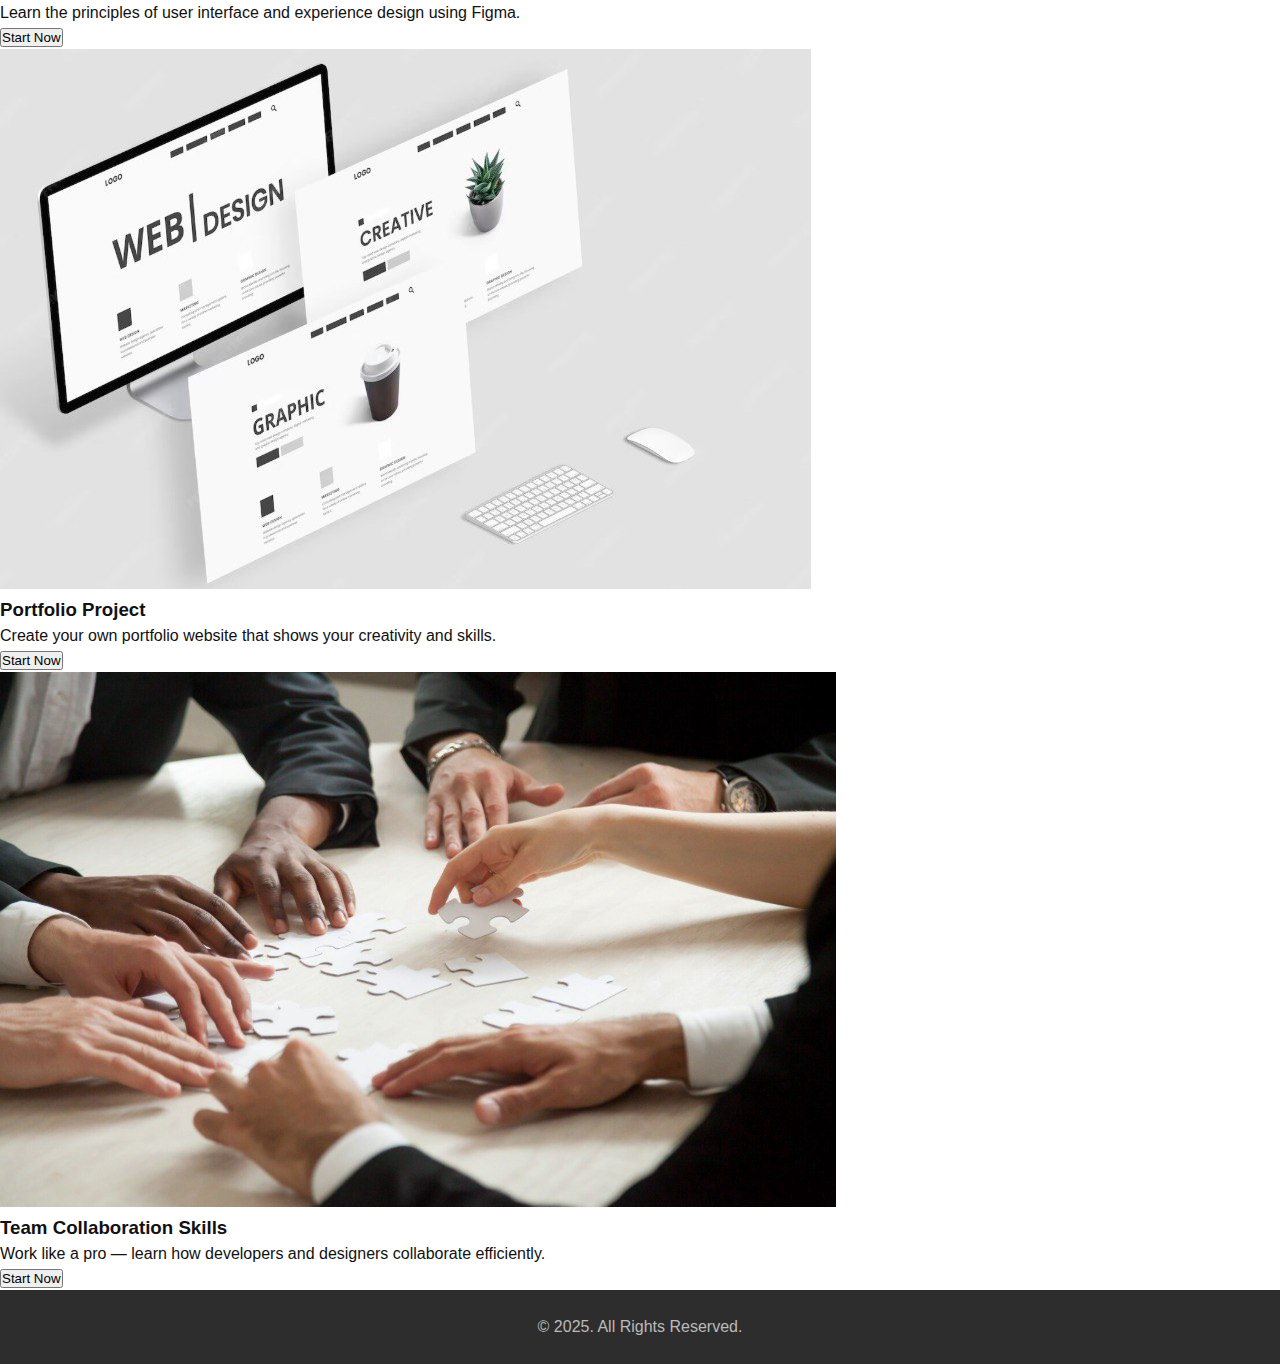
<file: project html/indexrr.html>
<!DOCTYPE html>
<html lang="en">
<head>
  <meta charset="UTF-8">
  <meta name="viewport" content="width=device-width, initial-scale=1.0, maximum-scale=1">
  <title>Our Courses</title>
  <link rel="stylesheet" href="style.css">
</head>
<body>
  <!-- Navigation Bar -->
  <header class="navbar">
    <div class="logo">
      <img src="logo.png" alt="DevLearn Logo" class="logo-img">
      DevLearn
    </div>
    <nav>
      <a href="index.html">Home</a>
      <a href="about.html">About Us</a>
      <a href="courses.html" class="active">Courses</a>
      <a href="contact.html">Contact</a>
    </nav>
    <div class="buttons">
      <button class="btn" onclick="window.location.href='signup.html'">Sign up</button>
      <button class="btn-outline" onclick="window.location.href='login.html'">Login</button>
    </div>
  </header>

  <!-- Hero Section -->
  <section class="hero">
    <h1>Our Courses</h1>
    <p>Explore the courses that help you build real-world skills in web design and development.</p>
    <button class="join-btn">Join Us</button>
  </section>

  <!-- Courses Section -->
  <section class="courses">
    <div class="course-gallery">

      <div class="course-card">
        <img src="team.jpg" alt="HTML & CSS">
        <h3>HTML & CSS Fundamentals</h3>
        <p>Learn how to structure and style web pages using HTML5 and CSS3.</p>
        <button class="start-btn">Start Now</button>
      </div>

      <div class="course-card">
        <img src="uiux.jpg" alt="Responsive Web Design">
        <h3>Responsive Web Design</h3>
        <p>Master Flexbox and CSS Grid to make your websites look great on any screen size.</p>
        <button class="start-btn">Start Now</button>
      </div>

      <div class="course-card">
        <img src="htmlcss.jpg" alt="JavaScript Basics">
        <h3>JavaScript Basics</h3>
        <p>Understand programming logic and functions through fun mini-projects.</p>
        <button class="start-btn">Start Now</button>
      </div>

      <div class="course-card">
        <img src="portfolio.jpg" alt="UI/UX Design">
        <h3>UI/UX Design Essentials</h3>
        <p>Learn the principles of user interface and experience design using Figma.</p>
        <button class="start-btn">Start Now</button>
      </div>

      <div class="course-card">
        <img src="js.jpg" alt="Portfolio Project">
        <h3>Portfolio Project</h3>
        <p>Create your own portfolio website that shows your creativity and skills.</p>
        <button class="start-btn">Start Now</button>
      </div>

      <div class="course-card">
        <img src="skills.jpg" alt="Team Collaboration">
        <h3>Team Collaboration Skills</h3>
        <p>Work like a pro — learn how developers and designers collaborate efficiently.</p>
        <button class="start-btn">Start Now</button>
      </div>
    </div>
  </section>

  <footer>
    <p>© 2025. All Rights Reserved.</p>
  </footer>
</body>
</html>
</file>
<file: Homestyle.css>
:root {
  --accent: #ffffff;
  --primary: #111111;
  --muted: #6b6b6b;
  --cta-bg: #ffffff;
  --cta-text: #111;
  --dark-bg: #262626;
}

* {
  box-sizing: border-box;
  margin: 0;
  padding: 0;
}

body {
  font-family: Inter, Arial, sans-serif;
  background: #fff;
  color: #111;
  line-height: 1.5;
}

/* ====== GENERAL ====== */
a {
  text-decoration: none !important;   /* يشيل الخط تحت كل الروابط */
  color: inherit;
}

.container {
  width: 90%;
  max-width: 1200px;
  margin: 0 auto;
}

/* ====== NAVBAR ====== */
.nav {
  position: fixed;
  top: 0; left: 0; right: 0;
  display: flex;
  justify-content: space-between;
  align-items: center;
  padding: 15px 40px;
  background: #fff;
  box-shadow: 0 2px 10px rgba(0,0,0,0.1);
  z-index: 100;
}

.brand {
  display: flex;
  align-items: center;
  gap: 10px;
}

.logo-img {
  width: 40px;
  height: 40px;
  border-radius: 50%;
  object-fit: cover;
  margin-right: 10px;
}

.name {
  font-weight: 600;
  color: #111;
}

.links a {
  color: #111;
  font-weight: 500;
  margin: 0 10px;
}

.actions {
  display: flex;
  gap: 10px;
}

/* ====== BUTTONS ====== */
.btn {
  padding: 10px 22px;
  border: none;
  border-radius: 22px;
  font-weight: 600;
  cursor: pointer;
  transition: 0.3s;
}

.btn.dark {
  background: #111;
  color: #fff;
}

.btn.dark:hover {
  background: #333;
}

.btn.ghost {
  background: #e7e7e7;
  color: #111;
}

.btn.ghost:hover {
  background: #ccc;
}

/* SPECIAL BUTTONS (Why us – Contact us – Join) */
a.btn,
.btn.hero-btn {
  display: inline-block;           /* يخليها زر مضبوط */
  text-decoration: none !important;
  background: #fff;
  color: #111;
  border-radius: 28px;
  padding: 10px 26px;
  font-weight: 600;
  vertical-align: middle;
  margin-top: 18px;                /* مسافة تحت النص */
}

.btn.hero-btn:hover {
  background: #ddd;
}

/* ====== HERO ====== */
.hero {
  height: 680px;
  display: flex;
  align-items: center;
  justify-content: center;
  text-align: center;
  color: #fff;
  background: url('3.jpeg') center/cover no-repeat;
  position: relative;
}

.hero::after {
  content: '';
  position: absolute;
  inset: 0;
  background: rgba(0,0,0,0.5);
}

.hero-inner {
  position: relative;
  z-index: 1;
  max-width: 800px;
  padding: 20px;
}

.hero h1 {
  font-size: 48px;
  margin-bottom: 16px;
}

.lead {
  margin-bottom: 24px;
  font-size: 18px;
  color: #eee;
}

/* ====== ABOUT + JOIN ====== */
.about {
  background: #262626;
  color: #fff;
  padding: 80px 20px;
}

.about-grid,
.join-grid {
  display: grid;
  grid-template-columns: 1fr 1fr;
  gap: 40px;
  align-items: center;
}

.img-block {
  height: 260px;
  border-radius: 20px;
  background-size: cover;
  background-position: center;
  box-shadow: 0 8px 20px rgba(0,0,0,0.4);
}

.about h2,
.join h2 {
  font-size: 32px;
  margin-bottom: 16px;
}

/* ====== MEMBERS ====== */
.members {
  background: #f5f5f5;
  padding: 70px 20px;
  text-align: center;
}

.members h3 {
  font-size: 30px;
  margin-bottom: 30px;
}

.members-row {
  display: flex;
  justify-content: center;
  flex-wrap: wrap;
  gap: 30px;
}

.member {
  text-align: center;
  transition: transform 0.2s;
}

.member:hover {
  transform: translateY(-8px);
}

.avatar {
  width: 90px;
  height: 90px;
  border-radius: 50%;
  background: #fff;
  border: 4px solid #ddd;
  overflow: hidden;
}

.avatar img {
  width: 100%;
  height: 100%;
  object-fit: cover;
}

.member-name {
  margin-top: 6px;
  font-weight: 600;
}

/* ====== FOOTER ====== */
footer {
  background: #2d2d2d;
  color: #bbb;
  text-align: center;
  padding: 25px 10px;
}
/* ====== NAVBAR SCROLL EFFECT ====== */
.nav.scrolled {
  background-color: #111; /* لون الخلفية عند التمرير */
  box-shadow: 0 4px 10px rgba(0, 0, 0, 0.2);
  padding: 10px 40px; /* يقلل البادينج شوية */
  transition: all 0.3s ease; /* عشان التحويل يكون ناعم */
}

.nav.scrolled .logo-img {
  width: 35px;
  height: 35px;
}

.nav.scrolled .name,
.nav.scrolled .links a,
.nav.scrolled .actions button {
  color: #fff; /* يغير لون النصوص إلى الأبيض */
}
</file>
<file: project html/style.css>
:root {
  --accent: #ffffff;
  --primary: #111111;
  --muted: #6b6b6b;
  --cta-bg: #ffffff;
  --cta-text: #111;
  --dark-bg: #262626;
}

* {
  box-sizing: border-box;
  margin: 0;
  padding: 0;
}

body {
  font-family: Inter, Arial, sans-serif;
  background: #fff;
  color: #111;
  line-height: 1.5;
}

/* NAVBAR */
.nav {
  position: fixed;
  top: 0; left: 0; right: 0;
  display: flex;
  justify-content: space-between;
  align-items: center;
  padding: 15px 40px;
  background: #fff;
  box-shadow: 0 2px 10px rgba(0,0,0,0.1);
  z-index: 100;
}

.brand {
  display: flex;
  align-items: center;
  gap: 10px;
}
logo-img {
  width: 40px;
  height: 40px;
  border-radius: 50%;
  object-fit: cover;
  margin-right: 10px;
  vertical-align: middle;
}
.brand {
  display: flex;
  align-items: center;
}
.logo-img {
  width: 40px;
  height: 40px;
  border-radius: 50%;
  object-fit: cover;
  margin-right: 10px;
  vertical-align: middle;
}
.brand {
  display: flex;
  align-items: center;
}


.logo {
  width: 35px;
  height: 35px;
  border-radius: 50%;
  background: #000;
  color: #fff;
  display: flex;
  justify-content: center;
  align-items: center;
  font-weight: bold;
}

.name {
  font-weight: 600;
  color: #111;
}

.links a {
  color: #111;
  text-decoration: none;
  margin: 0 10px;
  font-weight: 500;
}

.actions {
  display: flex;
  gap: 10px;
}

/* BUTTONS */
.btn {
  padding: 10px 22px;
  border: none;
  border-radius: 22px;
  font-weight: 600;
  cursor: pointer;
  transition: 0.3s;
}

.btn.dark {
  background: #111;
  color: #fff;
}

.btn.dark:hover {
  background: #333;
}

.btn.ghost {
  background: #e7e7e7;
  color: #111;
}

.btn.ghost:hover {
  background: #ccc;
}

.hero-btn {
  background: #fff;
  color: #111;
  border-radius: 28px;
  padding: 10px 26px;
  font-weight: 600;
}

.hero-btn:hover {
  background: #ddd;
}

/* HERO */
.hero {
  height: 680px;
  display: flex;
  align-items: center;
  justify-content: center;
  text-align: center;
  color: #fff;
  background: url('3.jpeg') center/cover no-repeat;
  position: relative;
}

.hero::after {
  content: '';
  position: absolute;
  inset: 0;
  background: rgba(0,0,0,0.5);
}

.hero-inner {
  position: relative;
  z-index: 1;
  max-width: 800px;
  padding: 20px;
}

.hero h1 {
  font-size: 48px;
  margin-bottom: 16px;
}

.lead {
  margin-bottom: 24px;
  font-size: 18px;
  color: #eee;
}

/* ABOUT + JOIN */
.about {
  background: #262626;
  color: #fff;
  padding: 80px 20px;
}

.about-grid,
.join-grid {
  display: grid;
  grid-template-columns: 1fr 1fr;
  gap: 40px;
  align-items: center;
}

.img-block {
  height: 260px;
  border-radius: 20px;
  background-size: cover;
  background-position: center;
  box-shadow: 0 8px 20px rgba(0,0,0,0.4);
}

.about h2,
.join h2 {
  font-size: 32px;
  margin-bottom: 16px;
}

/* MEMBERS */
.members {
  background: #f5f5f5;
  padding: 70px 20px;
  text-align: center;
}

.members h3 {
  font-size: 30px;
  margin-bottom: 30px;
}

.members-row {
  display: flex;
  justify-content: center;
  flex-wrap: wrap;
  gap: 30px;
}

.member {
  text-align: center;
  transition: transform 0.2s;
}

.member:hover {
  transform: translateY(-8px);
}

.avatar {
  width: 90px;
  height: 90px;
  border-radius: 50%;
  background: #fff;
  border: 4px solid #ddd;
  overflow: hidden;
}

.avatar img {
  width: 100%;
  height: 100%;
  object-fit: cover;
}

.member-name {
  margin-top: 6px;
  font-weight: 600;
}

/* FOOTER */
footer {
  background: #2d2d2d;
  color: #bbb;
  text-align: center;
  padding: 25px 10px;
}
</file>
<file: CoursesStyle.css>
/* ---------------- القواعد العامة -------------------- */
* {
  margin: 0;
  padding: 0;
  box-sizing: border-box;
  font-family: 'Poppins', sans-serif;
}

body {
  background-color: #111;
  color: #fff;
}

/* -------------------- Navbar -------------------- */
.navbar {
  display: flex;
  justify-content: space-between;
  align-items: center;
  padding: 15px 50px;
  background-color: #fff; /* أبيض */
  color: #000;
}

.logo {
  display: flex;
  align-items: center;
  font-weight: bold;
  font-size: 18px;
}

.logo-img {
  width: 35px;
  height: 35px;
  margin-right: 8px;
}

.navbar nav a {
  margin: 0 15px;
  text-decoration: none;
  color: #000;
  font-weight: 500;
  transition: 0.3s;
}

.navbar nav a.active,
.navbar nav a:hover {
  color: #555;
}

.buttons .btn,
.buttons .btn-outline {
  padding: 8px 16px;
  border-radius: 20px;
  font-weight: bold;
  cursor: pointer;
  border: none;
}

.btn {
  background-color: #000;
  color: #fff;
}

.btn-outline {
  background-color: transparent;
  border: 1px solid #000;
  color: #000;
}

/* -------------------- Hero Section -------------------- */
.hero {
  background: url('responsive.jpg') center/cover no-repeat;
  text-align: center;
  padding: 120px 20px;
}

.hero h1 {
  font-size: 48px;
  color: #fff;
}

.hero p {
  max-width: 700px;
  margin: 20px auto 40px;
  color: #eee;
  line-height: 1.6;
}

.join-btn {
  background-color: #fff;
  color: #000;
  padding: 12px 28px;
  border-radius: 30px;
  font-weight: bold;
  border: none;
  cursor: pointer;
}

/* -------------------- Courses Section -------------------- */
.courses {
  padding: 60px 50px;
  background-color: #1a1a1a;
}

.course-gallery {
  display: grid;
  grid-template-columns: repeat(auto-fit, minmax(300px, 1fr));
  gap: 30px;
}

.course-card {
  background-color: #222;
  border-radius: 15px;
  overflow: hidden;
  text-align: center;
  padding-bottom: 25px;
  transition: transform 0.3s;
}

.course-card:hover {
  transform: translateY(-5px);
}

.course-card img {
  width: 100%;
  height: 220px;
  object-fit: cover;
}

.course-card h3 {
  margin: 15px 0 10px;
}

.course-card p {
  font-size: 14px;
  color: #ccc;
  margin: 0 20px 20px;
}

.start-btn {
  background-color: #fff; /* الأزرار بيضاء */
  color: #000; /* النص أسود */
  font-weight: bold;
  padding: 10px 20px;
  border-radius: 30px;
  border: none;
  cursor: pointer;
}

/* -------------------- Footer -------------------- */
footer {
  text-align: center;
  padding: 20px;
  background-color: #000;
  color: #888;
  font-size: 15px;
}
</file>
<file: formStyle.css>
body {
  background-color: #f2f2f2;
  font-family: Arial, sans-serif;
  display: flex;
  justify-content: center;
  align-items: center;
  height: 100vh;
  margin: 0;
}

.form-container {
  background-color: #2b2b2b;
  padding: 40px;
  border-radius: 10px;
  width: 500px;
  box-shadow: 0 0 10px rgba(0,0,0,0.3);
  color: white;
}

input, textarea {
  width: 100%;
  padding: 12px;
  margin: 10px 0;
  border: 1px solid #666;
  border-radius: 8px;
  background-color: transparent;
  color: white;
  font-size: 15px;
  outline: none;
}

textarea {
  height: 100px;
  resize: none;
}

button {
  width: 100%;
  background-color: white;
  color: black;
  padding: 12px;
  border: none;
  border-radius: 20px;
  font-weight: bold;
  cursor: pointer;
  transition: 0.3s;
}

button:hover {
  background-color: #ddd;
}

.message {
  background-color: #2b2b2b;
  color: white;
  padding: 40px;
  border-radius: 10px;
  text-align: center;
  width: 500px;
  box-shadow: 0 0 10px rgba(0,0,0,0.3);
  display: none;
}
</file>
<file: project html/Homestyle.css>
:root {
  --accent: #ffffff;
  --primary: #111111;
  --muted: #6b6b6b;
  --cta-bg: #ffffff;
  --cta-text: #111;
  --dark-bg: #262626;
}

* {
  box-sizing: border-box;
  margin: 0;
  padding: 0;
}

body {
  font-family: Inter, Arial, sans-serif;
  background: #fff;
  color: #111;
  line-height: 1.5;
}

/* ====== GENERAL ====== */
a {
  text-decoration: none !important;   /* يشيل الخط تحت كل الروابط */
  color: inherit;
}

.container {
  width: 90%;
  max-width: 1200px;
  margin: 0 auto;
}

/* ====== NAVBAR ====== */
.nav {
  position: fixed;
  top: 0; left: 0; right: 0;
  display: flex;
  justify-content: space-between;
  align-items: center;
  padding: 15px 40px;
  background: #fff;
  box-shadow: 0 2px 10px rgba(0,0,0,0.1);
  z-index: 100;
}

.brand {
  display: flex;
  align-items: center;
  gap: 10px;
}

.logo-img {
  width: 40px;
  height: 40px;
  border-radius: 50%;
  object-fit: cover;
  margin-right: 10px;
}

.name {
  font-weight: 600;
  color: #111;
}

.links a {
  color: #111;
  font-weight: 500;
  margin: 0 10px;
}

.actions {
  display: flex;
  gap: 10px;
}

/* ====== BUTTONS ====== */
.btn {
  padding: 10px 22px;
  border: none;
  border-radius: 22px;
  font-weight: 600;
  cursor: pointer;
  transition: 0.3s;
}

.btn.dark {
  background: #111;
  color: #fff;
}

.btn.dark:hover {
  background: #333;
}

.btn.ghost {
  background: #e7e7e7;
  color: #111;
}

.btn.ghost:hover {
  background: #ccc;
}

/* SPECIAL BUTTONS (Why us – Contact us – Join) */
a.btn,
.btn.hero-btn {
  display: inline-block;           /* يخليها زر مضبوط */
  text-decoration: none !important;
  background: #fff;
  color: #111;
  border-radius: 28px;
  padding: 10px 26px;
  font-weight: 600;
  vertical-align: middle;
  margin-top: 18px;                /* مسافة تحت النص */
}

.btn.hero-btn:hover {
  background: #ddd;
}

/* ====== HERO ====== */
.hero {
  height: 680px;
  display: flex;
  align-items: center;
  justify-content: center;
  text-align: center;
  color: #fff;
  background: url('3.jpeg') center/cover no-repeat;
  position: relative;
}

.hero::after {
  content: '';
  position: absolute;
  inset: 0;
  background: rgba(0,0,0,0.5);
}

.hero-inner {
  position: relative;
  z-index: 1;
  max-width: 800px;
  padding: 20px;
}

.hero h1 {
  font-size: 48px;
  margin-bottom: 16px;
}

.lead {
  margin-bottom: 24px;
  font-size: 18px;
  color: #eee;
}

/* ====== ABOUT + JOIN ====== */
.about {
  background: #262626;
  color: #fff;
  padding: 80px 20px;
}

.about-grid,
.join-grid {
  display: grid;
  grid-template-columns: 1fr 1fr;
  gap: 40px;
  align-items: center;
}

.img-block {
  height: 260px;
  border-radius: 20px;
  background-size: cover;
  background-position: center;
  box-shadow: 0 8px 20px rgba(0,0,0,0.4);
}

.about h2,
.join h2 {
  font-size: 32px;
  margin-bottom: 16px;
}

/* ====== MEMBERS ====== */
.members {
  background: #f5f5f5;
  padding: 70px 20px;
  text-align: center;
}

.members h3 {
  font-size: 30px;
  margin-bottom: 30px;
}

.members-row {
  display: flex;
  justify-content: center;
  flex-wrap: wrap;
  gap: 30px;
}

.member {
  text-align: center;
  transition: transform 0.2s;
}

.member:hover {
  transform: translateY(-8px);
}

.avatar {
  width: 90px;
  height: 90px;
  border-radius: 50%;
  background: #fff;
  border: 4px solid #ddd;
  overflow: hidden;
}

.avatar img {
  width: 100%;
  height: 100%;
  object-fit: cover;
}

.member-name {
  margin-top: 6px;
  font-weight: 600;
}

/* ====== FOOTER ====== */
footer {
  background: #2d2d2d;
  color: #bbb;
  text-align: center;
  padding: 25px 10px;
}
/* ====== NAVBAR SCROLL EFFECT ====== */
.nav.scrolled {
  background-color: #111; /* لون الخلفية عند التمرير */
  box-shadow: 0 4px 10px rgba(0, 0, 0, 0.2);
  padding: 10px 40px; /* يقلل البادينج شوية */
  transition: all 0.3s ease; /* عشان التحويل يكون ناعم */
}

.nav.scrolled .logo-img {
  width: 35px;
  height: 35px;
}

.nav.scrolled .name,
.nav.scrolled .links a,
.nav.scrolled .actions button {
  color: #fff; /* يغير لون النصوص إلى الأبيض */
}
</file>
<file: memberStyle.css>
/* Reset and Base Styles */
* {
  margin: 0;
  padding: 0;
  box-sizing: border-box;
}

body {
  font-family: 'Cairo', Helvetica, sans-serif;
}

/* Main Container */
.main-container {
  width: 100%;
  min-height: 100vh;
  display: flex;
  flex-direction: column;
  background: linear-gradient(136deg, rgba(14,14,14,1) 0%, rgba(65,65,65,1) 100%);
}

/* Header Styles */
.header {
  position: fixed;
  top: 0; left: 0; right: 0;
  display: flex;
  justify-content: space-between;
  align-items: center;
  padding: 15px 40px;
  background: #fff;
  box-shadow: 0 2px 10px rgba(0,0,0,0.1);
  z-index: 100;
}

.logo-section {
  display: flex;
  align-items: center;
  gap: 12px;
}

.logo-image {
  width: 56px;
  height: 56px;
  border-radius: 100px;
}

.logo-text {
  font-family: 'Work Sans', Helvetica;
  font-size: 32px;
  font-weight: 600;
  color: rgba(19, 34, 56, 1);
  white-space: nowrap;
  line-height: 40px;
}

/* Navigation */
.nav {
  position: fixed;
  top: 0; left: 0; right: 0;
  display: flex;
  justify-content: space-between;
  align-items: center;
  padding: 15px 40px;
  background: #fff;
  box-shadow: 0 2px 10px rgba(0,0,0,0.1);
  z-index: 100;
}

.brand {
  display: flex;
  align-items: center;
  gap: 10px;
}

.logo-img {
  width: 40px;
  height: 40px;
  border-radius: 50%;
  object-fit: cover;
  margin-right: 10px;
  vertical-align: middle;
}


.logo {
  width: 35px;
  height: 35px;
  border-radius: 50%;
  background: #000;
  color: #fff;
  display: flex;
  justify-content: center;
  align-items: center;
  font-weight: bold;
}

.name {
  font-weight: 600;
  color: #111;
}

.links a {
  color: #111;
  text-decoration: none;
  margin: 0 10px;
  font-weight: 500;
}

.actions {
  display: flex;
  gap: 10px;
}

/* Header Buttons */
.auth-buttons {
  display: flex;
  align-items: center;
  gap: 18px;
}

.btn {
  height: 31px;
  border-radius: 16px;
  border: none;
  cursor: pointer;
  transition: background-color 0.3s;
}

.btn-signup {
  background-color: black;
  padding: 0 36.5px;
}

.btn-signup:hover {
  background-color: rgba(0, 0, 0, 0.9);
}

.btn-login {
  background-color: #c6c6c6;
  padding: 0 40.5px;
}

.btn-login:hover {
  background-color: rgba(198, 198, 198, 0.9);
}

.btn-text {
  font-family: 'Cairo', Helvetica;
  font-weight: 700;
  color: white;
  font-size: 14px;
  text-decoration: none;
}

/* Hero Section */
.hero-section {
  position: relative;
  width: 100%;
  display: flex;
  flex-direction: column;
  align-items: center;
  padding-top: 158px;
  padding-bottom: 131px;
}

.hero-inner {
  position: relative;
  z-index: 1;
  max-width: 800px;
  padding: 20px;
}

.hero-background {
  position: absolute;
  top: 0;
  left: 0;
  width: 100%;
  height: 766px;
  object-fit: cover;
  filter: brightness(0.7);
}

.hero-content {
  width: 100%;
  display: flex;
  flex-direction: column;
  align-items: center;
  gap: 8px;
  font-size: 18px;
}

.hero-title {
  font-family: 'Cairo', Helvetica;
  font-weight: 700;
  color: white;
  font-size: 64px;
  text-align: center;
}

.hero-description {
  font-family: 'Cairo', Helvetica;
  font-weight: 300;
  text-align: center;
  line-height: 48px;
  margin-bottom: 24px;
  font-size: 18px;
  color: #eee;
}

.btn-join {
  display: inline-block;
  position: relative;
  z-index: 10;
  margin-top: 70px;
  height: 50px;
  background-color: white;
  border-radius: 16px;
  padding: 0 101px;
  border: none;
  cursor: pointer;
  transition: background-color 0.3s;
}

.btn-join:hover {
  background-color: rgba(255, 255, 255, 0.8);
}

.btn-join-text {
  font-family: 'Cairo', Helvetica;
  font-weight: 700;
  color: black;
  font-size: 24px;
  line-height: 50px;
  text-decoration: none;
}

/* Team Members Section */
.team-section {
  width: 100%;
  display: flex;
  flex-direction: column;
  align-items: center;
  padding: 100px 16px;
}

.team-title {
  font-family: 'Cairo', Helvetica;
  font-weight: 700;
  color: white;
  font-size: 64px;
  margin-bottom: 100px;
}

/* Member Grid - First Row */
.team-grid-first {
  width: 100%;
  max-width: 1234px;
  display: grid;
  grid-template-columns: repeat(3, 1fr);
  gap: 28px;
  margin-bottom: 28px;
  justify-items: center;
}

/* Member Grid - Second Row */
.team-grid-second {
  width: 100%;
  max-width: 1234px;
  display: grid;
  grid-template-columns: repeat(4, 1fr);
  gap: 28px;
  justify-items: center;
}

.team-grid-second .member-card:first-child {
  grid-column: 2 / 3;
}

.team-grid-second .member-card:last-child {
  grid-column: 3 / 4;
}

/* Member Card */
.member-card {
  width: 392px;
}

.member-card-inner {
  padding: 0;
  display: flex;
  flex-direction: column;
  height: 100%;
}

.member-image {
  width: 100%;
  height: 301px;
  object-fit: cover;
  border-radius: 13px 13px 0 0;
  filter: brightness(0.7);
  position: relative;
}

.member-content {
  width: 100%;
  min-height: 280px;
  background-color: white;
  border-radius: 0 0 13px 13px;
  padding: 14px 24px 40px;
  display: flex;
  flex-direction: column;
  align-items: center;
}

.member-name {
  font-family: 'Cairo', Helvetica;
  font-weight: 400;
  color: black;
  font-size: 36px;
  text-align: center;
  margin-bottom: 16px;
}

.member-description {
  font-family: 'Cairo', Helvetica;
  font-weight: 200;
  color: black;
  font-size: 32px;
  line-height: 48px;
  text-align: center;
}

/* Footer */
.footer {
  width: 100%;
  display: flex;
  align-items: center;
  justify-content: center;
  padding: 32px 0;
}

.footer-text {
  font-family: 'Cairo', Helvetica;
  font-weight: 400;
  color: white;
  font-size: 15px;
  text-align: center;
}

/* RESPONSIVE MEDIA QUERIES */

/* TABLET (768px and up) */
@media (min-width: 768px) {
  .header {
    flex-direction: row;
    justify-content: space-between;
    padding: 0 40px;
    height: 70px;
  }

  .logo-image {
    width: 50px;
    height: 50px;
  }

  .logo-text {
    font-size: 28px;
  }

  .hero-section {
    padding: 100px 30px;
  }

  .hero-title {
    font-size: 48px;
  }

  .hero-description {
    font-size: 22px;
  }

  .team-title {
    font-size: 48px;
  }

  .team-grid-first,
  .team-grid-second {
    display: grid;
    grid-template-columns: repeat(2, 1fr);
    max-width: 100%;
  }

  .member-name {
    font-size: 30px;
  }

  .member-description {
    font-size: 20px;
  }
}

/* DESKTOP (1024px and up) */
@media (min-width: 1024px) {
  .header {
    padding: 0 80px;
  }

  .hero-section {
    padding: 158px 40px 131px;
  }

  .hero-title {
    font-size: 64px;
  }

  .hero-description {
    font-size: 32px;
    line-height: 48px;
  }

  .team-title {
    font-size: 64px;
  }

  .team-grid-first {
    max-width: 1234px;
    grid-template-columns: repeat(3, 1fr);
  }

  .team-grid-second {
    max-width: 1234px;
    grid-template-columns: repeat(4, 1fr);
  }

  .team-grid-second .member-card:first-child {
    grid-column: 2 / 3;
  }

  .team-grid-second .member-card:last-child {
    grid-column: 3 / 4;
  }

  .member-name {
    font-size: 36px;
  }

  .member-description {
    font-size: 32px;
    line-height: 48px;
  }
}

/* LARGE DESKTOP (1440px and up) */
@media (min-width: 1440px) {
  .header {
    padding: 0 104px;
  }

}
/* ====== NAVBAR SCROLL EFFECT ====== */
.nav.scrolled {
  background-color: #111; /* لون الخلفية عند التمرير */
  box-shadow: 0 4px 10px rgba(0, 0, 0, 0.2);
  padding: 10px 40px; /* يقلل البادينج شوية */
  transition: all 0.3s ease; /* عشان التحويل يكون ناعم */
}

.nav.scrolled .logo-img {
  width: 35px;
  height: 35px;
}

.nav.scrolled .name,
.nav.scrolled .links a,
.nav.scrolled .actions button {
  color: #fff; /* يغير لون النصوص إلى الأبيض */
</file>
